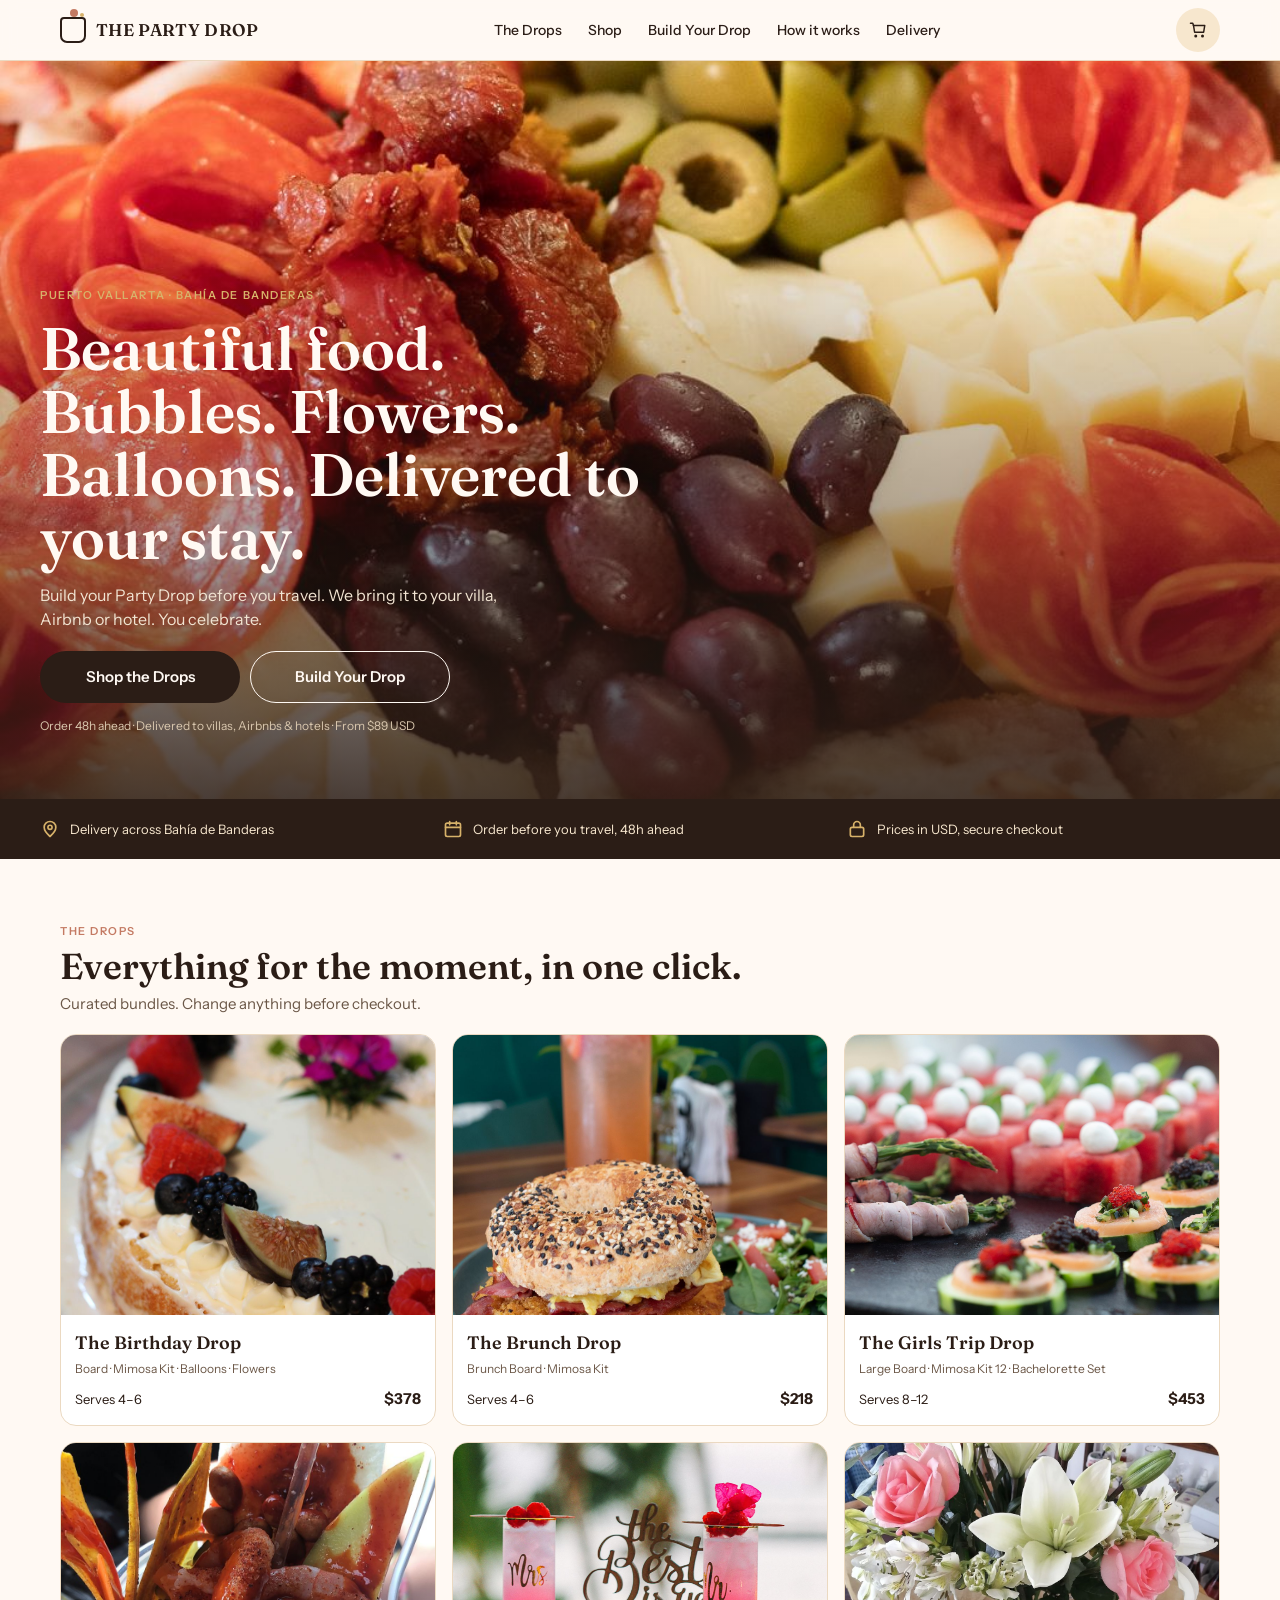
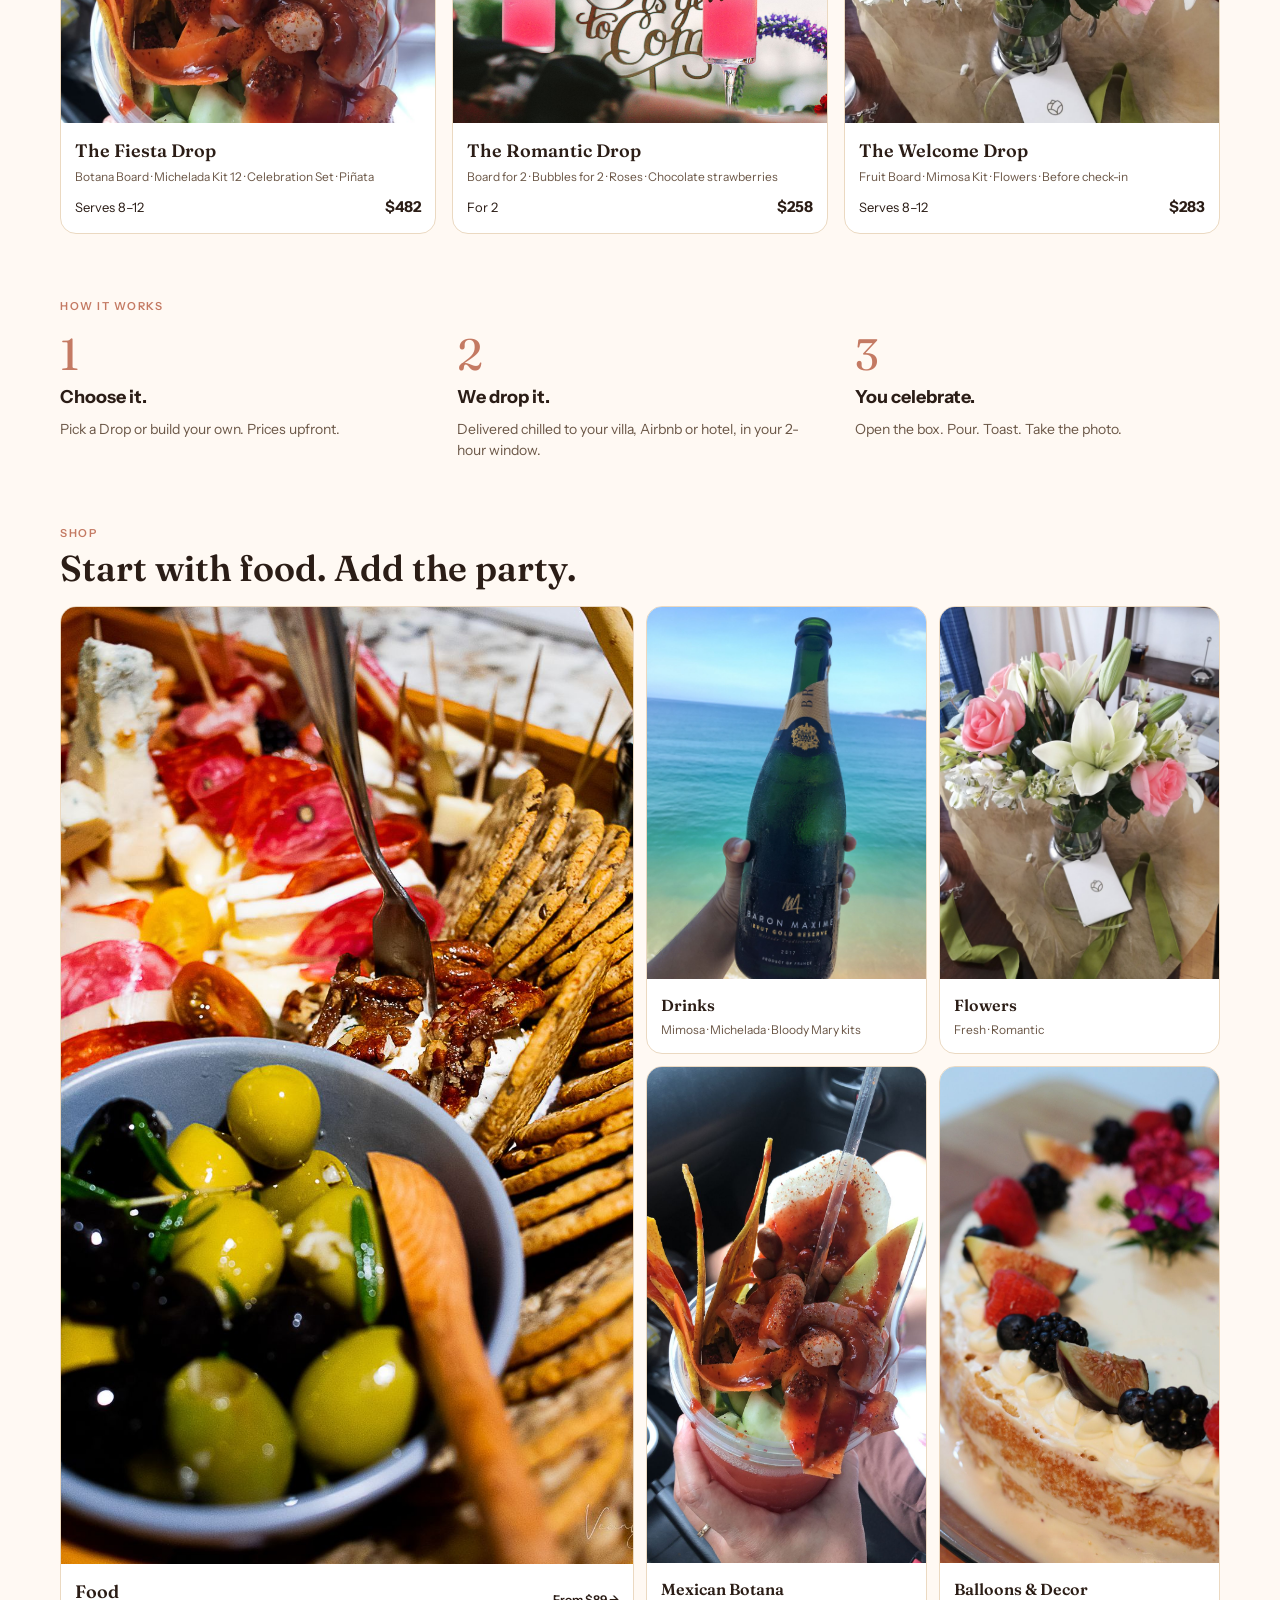
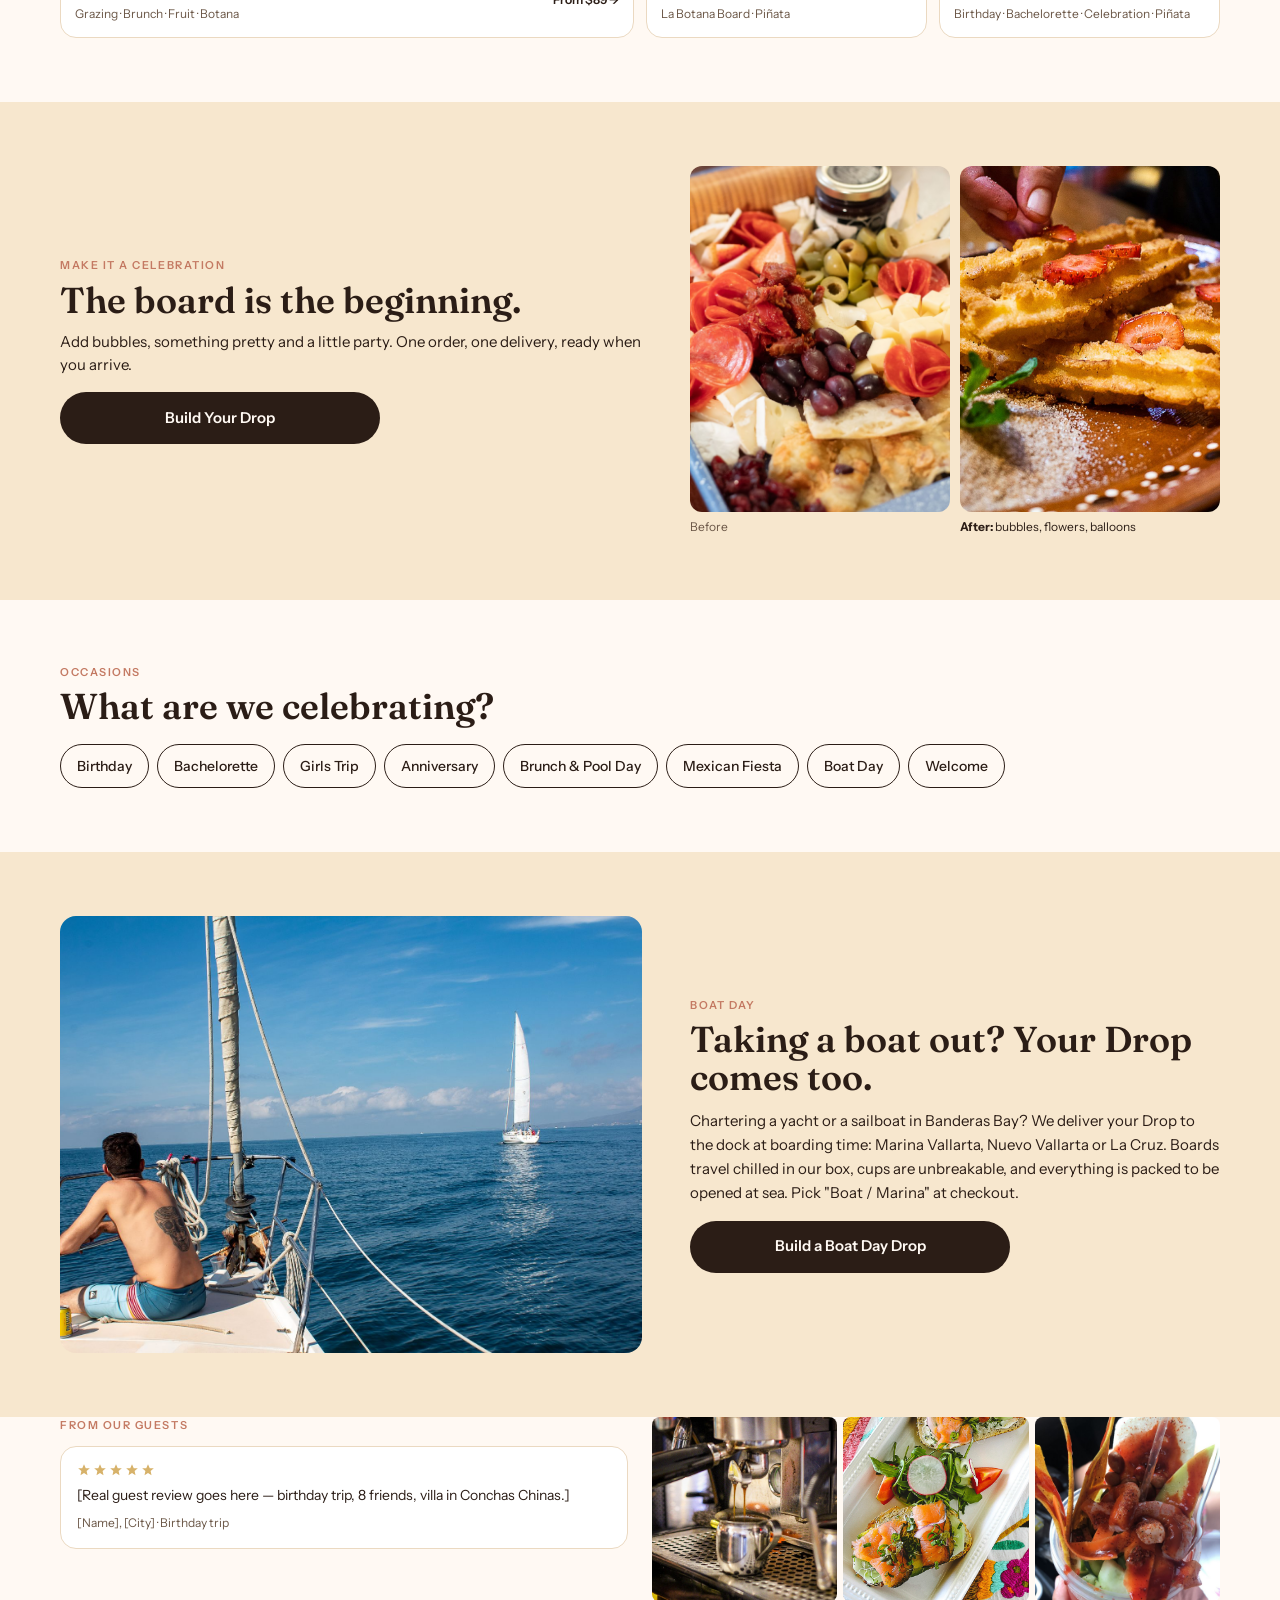
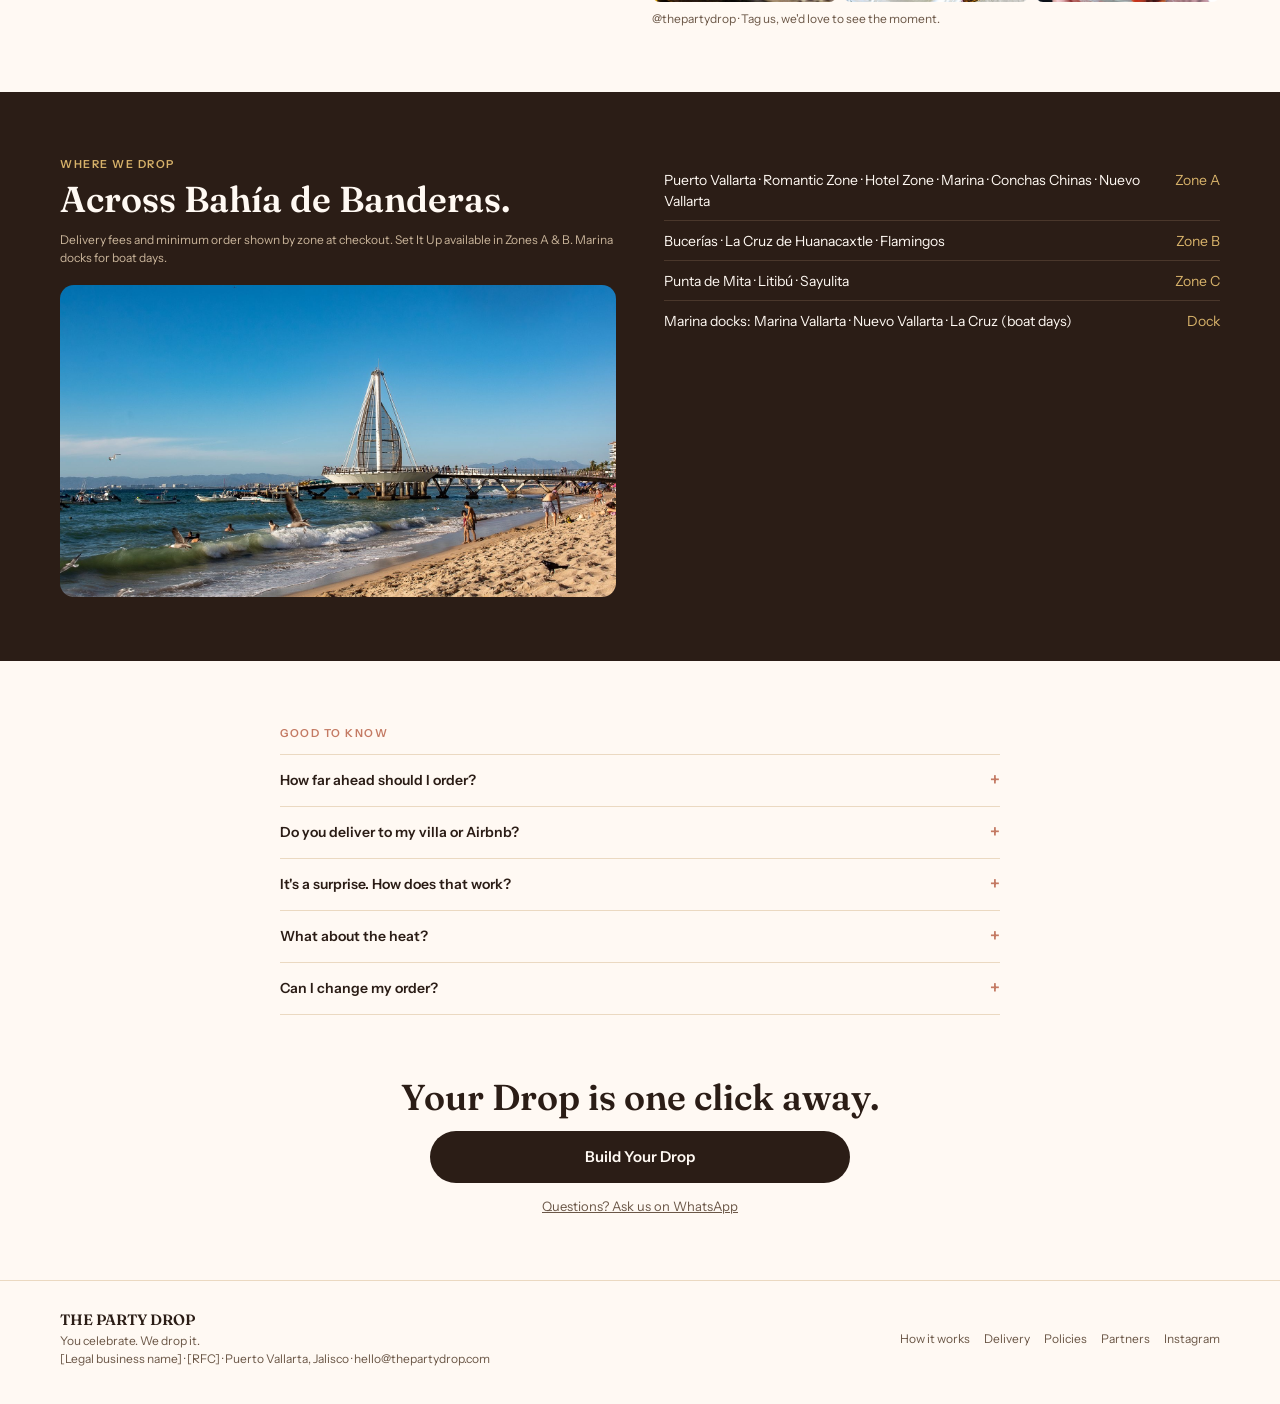
<file: index.html>
<!doctype html>
<html lang="en">
<head>
  <meta charset="utf-8">
  <meta name="viewport" content="width=device-width, initial-scale=1">
  <title>The Party Drop — Beautiful food, bubbles, flowers &amp; balloons delivered to your stay in Puerto Vallarta</title>
  <meta name="description" content="Celebration-ready food platters, mimosa kits, flowers and balloons delivered to your villa, Airbnb or hotel in Puerto Vallarta and Bahía de Banderas. Order before you travel.">
  <link rel="preconnect" href="https://fonts.googleapis.com">
  <link rel="stylesheet" href="https://fonts.googleapis.com/css2?family=Fraunces:opsz,wght@9..144,400;9..144,600&family=Instrument+Sans:wght@400;500;600&display=swap">
  <link rel="stylesheet" href="assets/css/style.css">
</head>
<body data-page="home">

  <!-- NAV -->
  <header class="nav">
    <div class="container nav-inner">
      <a href="index.html" class="brand"><span class="brand-mark"></span>THE PARTY DROP</a>
      <nav class="nav-links">
        <a href="#drops">The Drops</a>
        <a href="#shop">Shop</a>
        <a href="build.html">Build Your Drop</a>
        <a href="#how">How it works</a>
        <a href="#delivery">Delivery</a>
      </nav>
      <div class="nav-actions">
        <a href="build.html" class="icon-btn cart" aria-label="Your Drop">
          <svg width="18" height="18" viewBox="0 0 24 24" fill="none" stroke="#2B1D16" stroke-width="2" stroke-linecap="round" stroke-linejoin="round"><path d="M6 6h15l-1.5 9h-12z"/><circle cx="9" cy="20" r="1"/><circle cx="18" cy="20" r="1"/><path d="M6 6L5 3H2"/></svg>
          <span class="cart-count">0</span>
        </a>
        <button class="icon-btn menu-toggle" aria-label="Menu"><span></span><span></span></button>
      </div>
    </div>
    <div class="mobile-menu">
      <a href="#drops">The Drops</a>
      <a href="#shop">Shop</a>
      <a href="build.html">Build Your Drop</a>
      <a href="#how">How it works</a>
      <a href="#delivery">Delivery</a>
    </div>
  </header>

  <!-- HERO -->
  <section class="hero">
    <img src="assets/img/charcuterie-tray.jpg" alt="Charcuterie board with brie, olives, salami and strawberries" fetchpriority="high">
    <div class="container hero-content">
      <div class="eyebrow">Puerto Vallarta · Bahía de Banderas</div>
      <h1>Beautiful food. Bubbles. Flowers. Balloons. Delivered to your stay.</h1>
      <p>Build your Party Drop before you travel. We bring it to your villa, Airbnb or hotel. You celebrate.</p>
      <div class="hero-ctas">
        <a href="#drops" class="btn btn-primary">Shop the Drops</a>
        <a href="build.html" class="btn btn-secondary">Build Your Drop</a>
      </div>
      <div class="hero-note">Order 48h ahead · Delivered to villas, Airbnbs &amp; hotels · From $89 USD</div>
    </div>
  </section>

  <!-- CERTAINTY BAR -->
  <div class="certainty">
    <div class="container certainty-inner">
      <div class="certainty-item">
        <svg width="20" height="20" viewBox="0 0 24 24" fill="none" stroke-width="2" stroke-linecap="round" stroke-linejoin="round"><path d="M12 21s-7-6-7-11a7 7 0 0 1 14 0c0 5-7 11-7 11z"/><circle cx="12" cy="10" r="2.5"/></svg>
        <span>Delivery across Bahía de Banderas</span>
      </div>
      <div class="certainty-item">
        <svg width="20" height="20" viewBox="0 0 24 24" fill="none" stroke-width="2" stroke-linecap="round" stroke-linejoin="round"><rect x="3" y="5" width="18" height="16" rx="2"/><path d="M3 10h18M8 3v4M16 3v4"/></svg>
        <span>Order before you travel, 48h ahead</span>
      </div>
      <div class="certainty-item">
        <svg width="20" height="20" viewBox="0 0 24 24" fill="none" stroke-width="2" stroke-linecap="round" stroke-linejoin="round"><rect x="4" y="10" width="16" height="11" rx="2"/><path d="M8 10V7a4 4 0 0 1 8 0v3"/></svg>
        <span>Prices in USD, secure checkout</span>
      </div>
    </div>
  </div>

  <!-- THE DROPS -->
  <section class="section" id="drops">
    <div class="container">
      <div class="section-head">
        <div class="eyebrow">The Drops</div>
        <h2 class="h2">Everything for the moment, in one click.</h2>
        <p class="muted">Curated bundles. Change anything before checkout.</p>
      </div>
      <div class="scroller">
        <a href="drop.html?id=birthday" class="card">
          <div class="card-img"><img src="assets/img/birthday-cake.jpg" alt="Naked cake with figs, berries and flowers" loading="lazy"></div>
          <div class="card-body"><div class="card-title">The Birthday Drop</div><div class="card-sub">Board · Mimosa Kit · Balloons · Flowers</div><div class="card-row"><span>Serves 4–6</span><strong data-drop-price="birthday">$378</strong></div></div>
        </a>
        <a href="drop.html?id=brunch" class="card">
          <div class="card-img"><img src="assets/img/brunch-bagel-drink.jpg" alt="Everything bagel sandwich with a pink drink" loading="lazy"></div>
          <div class="card-body"><div class="card-title">The Brunch Drop</div><div class="card-sub">Brunch Board · Mimosa Kit</div><div class="card-row"><span>Serves 4–6</span><strong data-drop-price="brunch">$218</strong></div></div>
        </a>
        <a href="drop.html?id=girls" class="card">
          <div class="card-img"><img src="assets/img/canapes.jpg" alt="Watermelon and mozzarella bites, salmon canapés" loading="lazy"></div>
          <div class="card-body"><div class="card-title">The Girls Trip Drop</div><div class="card-sub">Large Board · Mimosa Kit 12 · Bachelorette Set</div><div class="card-row"><span>Serves 8–12</span><strong data-drop-price="girls">$453</strong></div></div>
        </a>
        <a href="drop.html?id=fiesta" class="card">
          <div class="card-img"><img src="assets/img/botana.jpg" alt="Mexican botana with shrimp, cucumber and chamoy" loading="lazy"></div>
          <div class="card-body"><div class="card-title">The Fiesta Drop</div><div class="card-sub">Botana Board · Michelada Kit 12 · Celebration Set · Piñata</div><div class="card-row"><span>Serves 8–12</span><strong data-drop-price="fiesta">$0</strong></div></div>
        </a>
        <a href="drop.html?id=romantic" class="card">
          <div class="card-img"><img src="assets/img/bubbles-mr-mrs.jpg" alt="Two pink cocktails with Mr and Mrs glasses" loading="lazy"></div>
          <div class="card-body"><div class="card-title">The Romantic Drop</div><div class="card-sub">Board for 2 · Bubbles for 2 · Roses · Chocolate strawberries</div><div class="card-row"><span>For 2</span><strong data-drop-price="romantic">$408</strong></div></div>
        </a>
        <a href="drop.html?id=welcome" class="card">
          <div class="card-img"><img src="assets/img/flowers.jpg" alt="Pink roses and white lilies with a card" loading="lazy"></div>
          <div class="card-body"><div class="card-title">The Welcome Drop</div><div class="card-sub">Fruit Board · Mimosa Kit · Flowers · Before check-in</div><div class="card-row"><span>Serves 8–12</span><strong data-drop-price="welcome">$283</strong></div></div>
        </a>
      </div>
    </div>
  </section>

  <!-- HOW IT WORKS -->
  <section class="section" id="how" style="padding-top:0">
    <div class="container">
      <div class="eyebrow" style="margin-bottom:18px">How it works</div>
      <div class="steps">
        <div class="step"><div class="step-num">1</div><strong>Choose it.</strong><p class="muted">Pick a Drop or build your own. Prices upfront.</p></div>
        <div class="step"><div class="step-num">2</div><strong>We drop it.</strong><p class="muted">Delivered chilled to your villa, Airbnb or hotel, in your 2-hour window.</p></div>
        <div class="step"><div class="step-num">3</div><strong>You celebrate.</strong><p class="muted">Open the box. Pour. Toast. Take the photo.</p></div>
      </div>
    </div>
  </section>

  <!-- SHOP BY CATEGORY -->
  <section class="section" id="shop" style="padding-top:0">
    <div class="container">
      <div class="section-head">
        <div class="eyebrow">Shop</div>
        <h2 class="h2">Start with food. Add the party.</h2>
      </div>
      <div class="cat-grid">
        <a href="product.html" class="card span-2">
          <div class="card-img tall"><img src="assets/img/grazing-board.jpg" alt="Grazing board with blue cheese, salami, olives and crackers" loading="lazy"></div>
          <div class="card-body" style="flex-direction:row;justify-content:space-between;align-items:center">
            <div><div class="card-title">Food</div><div class="card-sub">Grazing · Brunch · Fruit · Botana</div></div>
            <span style="font-size:12px;font-weight:600">From $89 →</span>
          </div>
        </a>
        <a href="build.html?step=2" class="card">
          <div class="card-img"><img src="assets/img/bubbles-bottle.jpg" alt="Chilled bottle of sparkling wine by the sea" loading="lazy"></div>
          <div class="card-body"><div class="card-title" style="font-size:16px">Drinks</div><div class="card-sub">Mimosa · Michelada · Bloody Mary kits</div></div>
        </a>
        <a href="build.html?step=3" class="card">
          <div class="card-img"><img src="assets/img/flowers.jpg" alt="Fresh flowers" loading="lazy"></div>
          <div class="card-body"><div class="card-title" style="font-size:16px">Flowers</div><div class="card-sub">Fresh · Romantic</div></div>
        </a>
        <a href="product.html?id=botana" class="card">
          <div class="card-img"><img src="assets/img/botana.jpg" alt="Botana cup with shrimp and chamoy" loading="lazy"></div>
          <div class="card-body"><div class="card-title" style="font-size:16px">Mexican Botana</div><div class="card-sub">La Botana Board · Piñata</div></div>
        </a>
        <a href="build.html?step=4" class="card" style="grid-row:auto">
          <div class="card-img" style=""><img src="assets/img/birthday-cake.jpg" alt="Birthday cake" loading="lazy"></div>
          <div class="card-body"><div class="card-title" style="font-size:16px">Balloons &amp; Decor</div><div class="card-sub">Birthday · Bachelorette · Celebration · Piñata</div></div>
        </a>
      </div>
    </div>
  </section>

  <!-- MAKE IT A CELEBRATION -->
  <section class="section celebrate">
    <div class="container celebrate-inner">
      <div>
        <div class="eyebrow">Make it a celebration</div>
        <h2 class="h2" style="margin:8px 0 12px">The board is the beginning.</h2>
        <p style="font-size:15px">Add bubbles, something pretty and a little party. One order, one delivery, ready when you arrive.</p>
        <a href="build.html" class="btn btn-primary mt-2" style="max-width:320px">Build Your Drop</a>
      </div>
      <div class="before-after">
        <figure><div class="card-img"><img src="assets/img/charcuterie-tray.jpg" alt="Just the board" loading="lazy"></div><figcaption class="muted">Before</figcaption></figure>
        <figure><div class="card-img"><img src="assets/img/churros-hands.jpg" alt="Hands reaching for churros with strawberries" loading="lazy"></div><figcaption><strong>After:</strong> bubbles, flowers, balloons</figcaption></figure>
      </div>
    </div>
  </section>

  <!-- OCCASIONS -->
  <section class="section">
    <div class="container">
      <div class="section-head">
        <div class="eyebrow">Occasions</div>
        <h2 class="h2">What are we celebrating?</h2>
      </div>
      <div class="chips">
        <a href="drop.html?id=birthday" class="chip">Birthday</a>
        <a href="drop.html?id=girls" class="chip">Bachelorette</a>
        <a href="drop.html?id=girls" class="chip">Girls Trip</a>
        <a href="drop.html?id=romantic" class="chip">Anniversary</a>
        <a href="drop.html?id=brunch" class="chip">Brunch &amp; Pool Day</a>
        <a href="drop.html?id=fiesta" class="chip">Mexican Fiesta</a>
        <a href="#boat" class="chip">Boat Day</a>
        <a href="drop.html?id=welcome" class="chip">Welcome</a>
      </div>
    </div>
  </section>

  <!-- BOAT DAY -->
  <section class="section boat" id="boat">
    <div class="container celebrate-inner">
      <div class="card-img" style="aspect-ratio:4/3;border-radius:16px"><img src="assets/img/boat-day.jpg" alt="Sailing in Banderas Bay on a sunny morning" loading="lazy"></div>
      <div>
        <div class="eyebrow">Boat day</div>
        <h2 class="h2" style="margin:8px 0 12px">Taking a boat out? Your Drop comes too.</h2>
        <p style="font-size:15px;line-height:1.6">Chartering a yacht or a sailboat in Banderas Bay? We deliver your Drop to the dock at boarding time: Marina Vallarta, Nuevo Vallarta or La Cruz. Boards travel chilled in our box, cups are unbreakable, and everything is packed to be opened at sea. Pick "Boat / Marina" at checkout.</p>
        <a href="build.html" class="btn btn-primary mt-2" style="max-width:320px">Build a Boat Day Drop</a>
      </div>
    </div>
  </section>

  <!-- REVIEWS -->
  <section class="section" style="padding-top:0">
    <div class="container reviews-grid">
      <div>
        <div class="eyebrow" style="margin-bottom:12px">From our guests</div>
        <div class="card review">
          <div class="stars">
            <svg width="14" height="14" viewBox="0 0 24 24"><path d="M12 2l3 7h7l-5.5 4.5L18 21l-6-4-6 4 1.5-7.5L2 9h7z"/></svg><svg width="14" height="14" viewBox="0 0 24 24"><path d="M12 2l3 7h7l-5.5 4.5L18 21l-6-4-6 4 1.5-7.5L2 9h7z"/></svg><svg width="14" height="14" viewBox="0 0 24 24"><path d="M12 2l3 7h7l-5.5 4.5L18 21l-6-4-6 4 1.5-7.5L2 9h7z"/></svg><svg width="14" height="14" viewBox="0 0 24 24"><path d="M12 2l3 7h7l-5.5 4.5L18 21l-6-4-6 4 1.5-7.5L2 9h7z"/></svg><svg width="14" height="14" viewBox="0 0 24 24"><path d="M12 2l3 7h7l-5.5 4.5L18 21l-6-4-6 4 1.5-7.5L2 9h7z"/></svg>
          </div>
          <p style="font-size:14px">[Real guest review goes here — birthday trip, 8 friends, villa in Conchas Chinas.]</p>
          <div class="card-sub">[Name], [City] · Birthday trip</div>
        </div>
      </div>
      <div>
        <div class="ugc">
          <div class="card-img"><img src="assets/img/espresso.jpg" alt="Espresso pouring" loading="lazy"></div>
          <div class="card-img"><img src="assets/img/salmon-toast.jpg" alt="Salmon toast on embroidered cloth" loading="lazy"></div>
          <div class="card-img"><img src="assets/img/botana.jpg" alt="Botana cup with shrimp and chamoy" loading="lazy"></div>
        </div>
        <div class="card-sub mt-1">@thepartydrop · Tag us, we'd love to see the moment.</div>
      </div>
    </div>
  </section>

  <!-- DELIVERY AREAS -->
  <section class="section delivery" id="delivery">
    <div class="container delivery-inner">
      <div>
        <div class="eyebrow">Where we drop</div>
        <h2 class="h2" style="margin-top:8px">Across Bahía de Banderas.</h2>
        <small>Delivery fees and minimum order shown by zone at checkout. Set It Up available in Zones A &amp; B. Marina docks for boat days.</small>
        <div class="card-img" style="aspect-ratio:16/9;border-radius:14px;margin-top:18px"><img src="assets/img/malecon-pier.jpg" alt="Los Muertos pier, Puerto Vallarta" loading="lazy"></div>
      </div>
      <div class="zones">
        <div class="zone"><span>Puerto Vallarta · Romantic Zone · Hotel Zone · Marina · Conchas Chinas · Nuevo Vallarta</span><span>Zone A</span></div>
        <div class="zone"><span>Bucerías · La Cruz de Huanacaxtle · Flamingos</span><span>Zone B</span></div>
        <div class="zone"><span>Punta de Mita · Litibú · Sayulita</span><span>Zone C</span></div>
        <div class="zone" style="border:0"><span>Marina docks: Marina Vallarta · Nuevo Vallarta · La Cruz (boat days)</span><span>Dock</span></div>
      </div>
    </div>
  </section>

  <!-- FAQ -->
  <section class="section">
    <div class="container faq-inner">
      <div class="eyebrow" style="margin-bottom:12px">Good to know</div>
      <details><summary>How far ahead should I order?</summary><p>48 hours for Drop-Off, 72 hours for Set It Up. Peak dates fill up: book early.</p></details>
      <details><summary>Do you deliver to my villa or Airbnb?</summary><p>Yes. Tell us the property, unit and how to get in. We coordinate with your host or front desk if needed.</p></details>
      <details><summary>It's a surprise. How does that work?</summary><p>Mark it as a surprise at checkout and give us a contact who's in on it. We only message that person.</p></details>
      <details><summary>What about the heat?</summary><p>Everything travels chilled in our box. Keep refrigerated and serve within 3 hours for the best experience.</p></details>
      <details><summary>Can I change my order?</summary><p>Free changes and full refunds up to 72 hours before delivery.</p></details>
    </div>
  </section>

  <!-- FINAL CTA -->
  <section class="section" style="padding-top:0">
    <div class="container final-cta">
      <h2 class="h2">Your Drop is one click away.</h2>
      <a href="build.html" class="btn btn-primary">Build Your Drop</a>
      <a href="https://wa.me/" class="btn-link">Questions? Ask us on WhatsApp</a>
    </div>
  </section>

  <footer>
    <div class="container footer-inner">
      <div>
        <div class="serif" style="font-size:15px;font-weight:600;color:#2B1D16">THE PARTY DROP</div>
        <div>You celebrate. We drop it.</div>
        <div>[Legal business name] · [RFC] · Puerto Vallarta, Jalisco · hello@thepartydrop.com</div>
      </div>
      <div class="footer-links"><a href="#how">How it works</a><a href="#delivery">Delivery</a><a href="#">Policies</a><a href="#">Partners</a><a href="#">Instagram</a></div>
    </div>
  </footer>

  <script src="assets/js/app.js"></script>
</body>
</html>
</file>
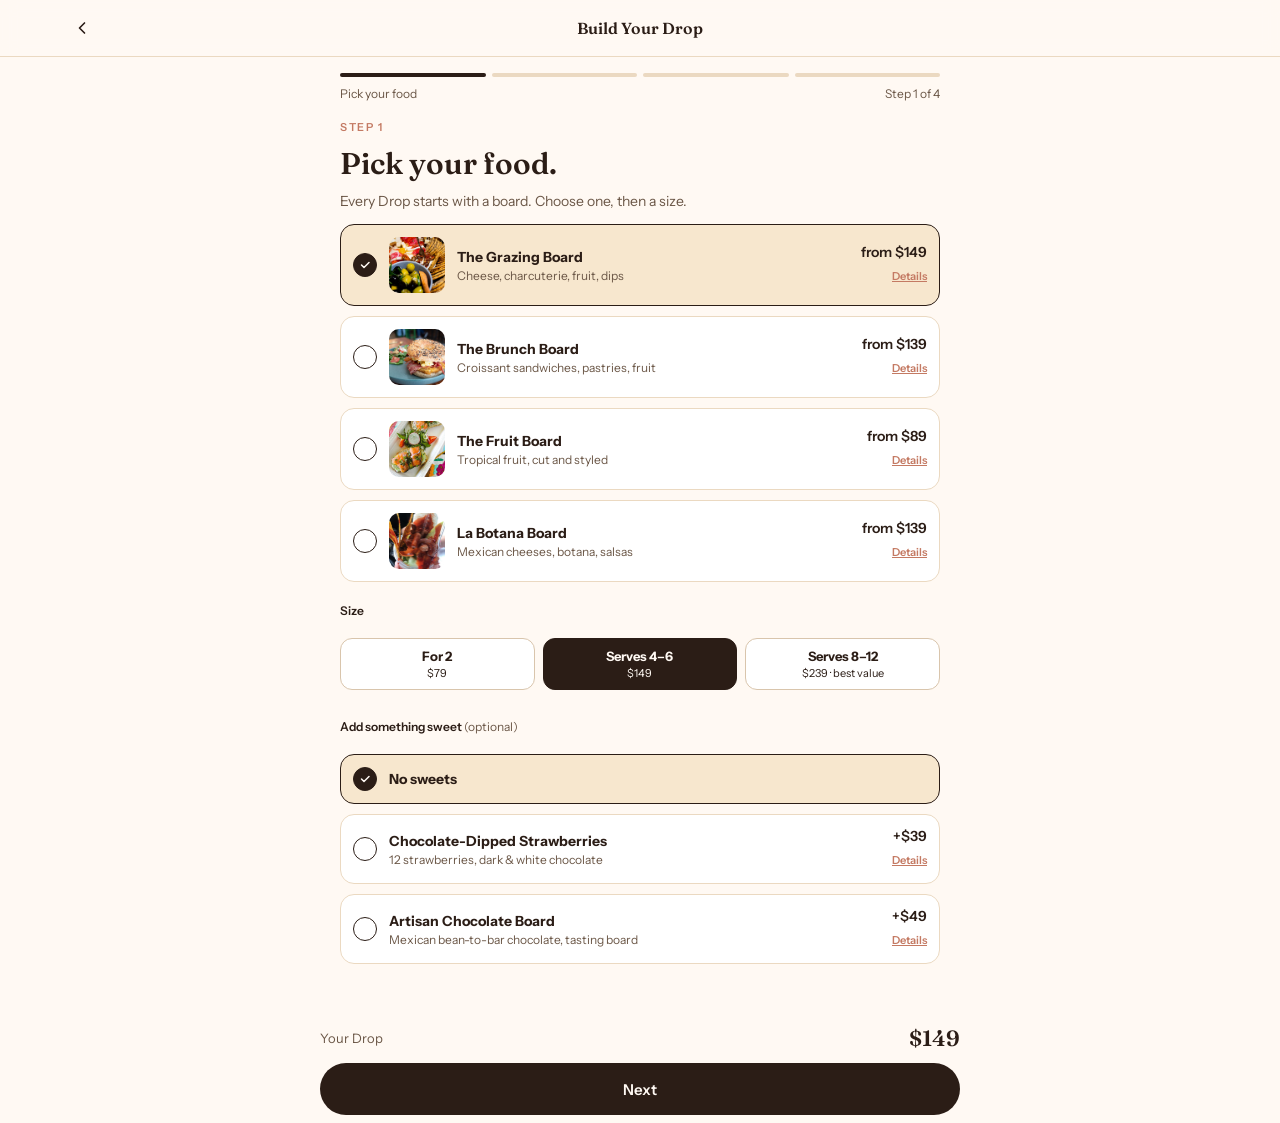
<file: build.html>
<!doctype html>
<html lang="en">
<head>
  <meta charset="utf-8">
  <meta name="viewport" content="width=device-width, initial-scale=1">
  <title>Build Your Drop | The Party Drop</title>
  <meta name="description" content="Pick your food, add bubbles, flowers and balloons. Your celebration, delivered to your stay in Puerto Vallarta.">
  <link rel="preconnect" href="https://fonts.googleapis.com">
  <link rel="stylesheet" href="https://fonts.googleapis.com/css2?family=Fraunces:opsz,wght@9..144,400;9..144,600&family=Instrument+Sans:wght@400;500;600&display=swap">
  <link rel="stylesheet" href="assets/css/style.css">
</head>
<body data-page="build">

  <header class="nav">
    <div class="container page-head">
      <a href="index.html" class="icon-btn" aria-label="Back to home"><svg width="20" height="20" viewBox="0 0 24 24" fill="none" stroke="#2B1D16" stroke-width="2" stroke-linecap="round" stroke-linejoin="round"><path d="M15 18l-6-6 6-6"/></svg></a>
      <span class="title">Build Your Drop</span>
      <span style="width:44px"></span>
    </div>
  </header>

  <main class="container wizard">
    <div class="progress"><span></span><span></span><span></span><span></span></div>
    <div class="progress-labels"><span id="stepLabel">Pick your food</span><span id="stepNum">Step 1 of 4</span></div>

    <!-- STEP 1 -->
    <section class="wizard-step active">
      <div class="eyebrow">Step 1</div>
      <h1>Pick your food.</h1>
      <p class="muted">Every Drop starts with a board. Choose one, then a size.</p>
      <div class="stack" id="foodList"></div>
      <div class="lbl mt-1">Size</div>
      <div class="seg-group" style="margin-top:0;grid-template-columns:repeat(3,1fr)">
        <button type="button" class="seg" id="sizeXS"></button>
        <button type="button" class="seg" id="sizeS"></button>
        <button type="button" class="seg" id="sizeL"></button>
      </div>
      <div class="lbl mt-2">Add something sweet <span class="muted" style="font-weight:400">(optional)</span></div>
      <div class="stack" id="sweetsList"></div>
    </section>

    <!-- STEP 2 -->
    <section class="wizard-step">
      <div class="eyebrow">Step 2</div>
      <h1>Add your drinks.</h1>
      <p class="muted">Mimosas, micheladas or bloody marys. Juices, mixes, garnish, cups and the bottles. Everything for the drink, nothing to shop for.</p>
      <div class="wizard-img"><img src="assets/img/bubbles-bottle.jpg" alt="Chilled bottle of sparkling wine by the sea"></div>
      <div class="stack" id="bubblesList"></div>
      <p class="muted" style="font-size:12px">Alcohol-free versions (Juice Set, virgin michelada) available at the same step, [price TBD].</p>
    </section>

    <!-- STEP 3 -->
    <section class="wizard-step">
      <div class="eyebrow">Step 3</div>
      <h1>Add something pretty.</h1>
      <p class="muted">One seasonal arrangement, styled to the table. You pick the size, we pick the stems.</p>
      <div class="wizard-img"><img src="assets/img/flowers.jpg" alt="Pink roses and white lilies"></div>
      <div class="stack" id="flowersList"></div>
    </section>

    <!-- STEP 4 -->
    <section class="wizard-step">
      <div class="eyebrow">Step 4</div>
      <h1>Make it a party.</h1>
      <p class="muted">Balloons, a sign, candles and a handwritten card. Simple, elegant, ready for the photo. Add a piñata for the full Mexican moment.</p>
      <div class="wizard-img"><img src="assets/img/birthday-cake.jpg" alt="Naked cake with berries and flowers"></div>
      <div class="stack" id="balloonsList"></div>
      <div class="opt-wrap">
        <button type="button" class="opt" id="pinataOpt" style="margin-top:6px">
          <span class="opt-check"><svg width="12" height="12" viewBox="0 0 24 24" fill="none" stroke="#FFF9F3" stroke-width="3" stroke-linecap="round" stroke-linejoin="round"><path d="M5 12l5 5L20 7"/></svg></span>
          <img class="opt-thumb" src="assets/img/churros-hands.jpg" alt="">
          <span class="opt-text"><strong>Add a Piñata</strong><span>Handmade, filled with candy &amp; confetti, ready to hang</span></span>
          <span class="opt-right"><span class="opt-price">+$59</span><span class="details-btn">Details</span></span>
        </button>
        <div class="details-panel"><ul class="includes"><li>Handmade piñata (star, or ask for a shape)</li><li>Filled with candy &amp; confetti</li><li>Stick &amp; blindfold</li><li>Rope, ready to hang</li></ul></div>
      </div>
      <div class="opt-wrap">
      <button type="button" class="opt" id="setupOpt" style="border-color:#2B1D16;margin-top:6px">
        <span class="opt-check"><svg width="12" height="12" viewBox="0 0 24 24" fill="none" stroke="#FFF9F3" stroke-width="3" stroke-linecap="round" stroke-linejoin="round"><path d="M5 12l5 5L20 7"/></svg></span>
        <span class="opt-thumb dark"><svg width="24" height="24" viewBox="0 0 24 24" fill="none" stroke="#D7B26A" stroke-width="1.8" stroke-linecap="round" stroke-linejoin="round"><path d="M3 11h18M5 11v8h14v-8M12 3v4M8 7h8"/></svg></span>
        <span class="opt-text"><strong>Upgrade to Set It Up</strong><span>We style the table before they walk in. Zones A &amp; B, 72h notice.</span></span>
        <span class="opt-right"><span class="opt-price">+$120</span><span class="details-btn">Details</span></span>
      </button>
      <div class="details-panel"><ul class="includes"><li>Our team arrives 30–45 min before</li><li>Table styled: food, cups, flowers, balloons</li><li>A photo sent to you when it's ready</li><li>Zones A &amp; B · 72h notice</li></ul></div>
      </div>
    </section>

    <!-- READY -->
    <section class="wizard-step">
      <div class="eyebrow">Ready</div>
      <h1>Your Drop is ready.</h1>
      <div class="wizard-img"><img src="assets/img/churros-hands.jpg" alt="Hands reaching for a shared plate"></div>
      <div class="summary-box">
        <div id="summaryLines"></div>
        <div class="summary-total"><span>Your Drop</span><span class="price js-total">$0</span></div>
      </div>
      <details class="summary-includes"><summary>What's included in your Drop</summary><div id="summaryIncludes"></div></details>
      <p class="muted" style="font-size:12px">Delivery fee and minimum order are calculated by zone in the next step. Prices in USD.</p>
      <a href="checkout.html" class="btn btn-primary" id="toCheckout">Check date &amp; checkout</a>
      <div class="chips" style="justify-content:center">
        <button type="button" class="chip js-editstep" data-step="1" style="height:36px;font-size:12px;background:transparent">Edit food</button>
        <button type="button" class="chip js-editstep" data-step="2" style="height:36px;font-size:12px;background:transparent">Bubbles</button>
        <button type="button" class="chip js-editstep" data-step="3" style="height:36px;font-size:12px;background:transparent">Flowers</button>
        <button type="button" class="chip js-editstep" data-step="4" style="height:36px;font-size:12px;background:transparent">Party</button>
      </div>
      <button type="button" class="btn btn-ghost" id="restartBtn">Start over</button>
    </section>
  </main>

  <div class="sticky-cta" id="wizardFooter">
    <div class="container wizard wizard-footer">
      <div class="total-row" style="padding:0"><span class="muted" style="font-size:13px">Your Drop</span><span class="price js-total">$0</span></div>
      <button type="button" class="btn btn-primary" id="nextBtn">Next</button>
      <div class="row">
        <button type="button" class="btn btn-ghost" id="backBtn">Back</button>
        <button type="button" class="btn btn-ghost" id="skipBtn">Skip this step</button>
      </div>
    </div>
  </div>

  <script src="assets/js/app.js"></script>
</body>
</html>
</file>
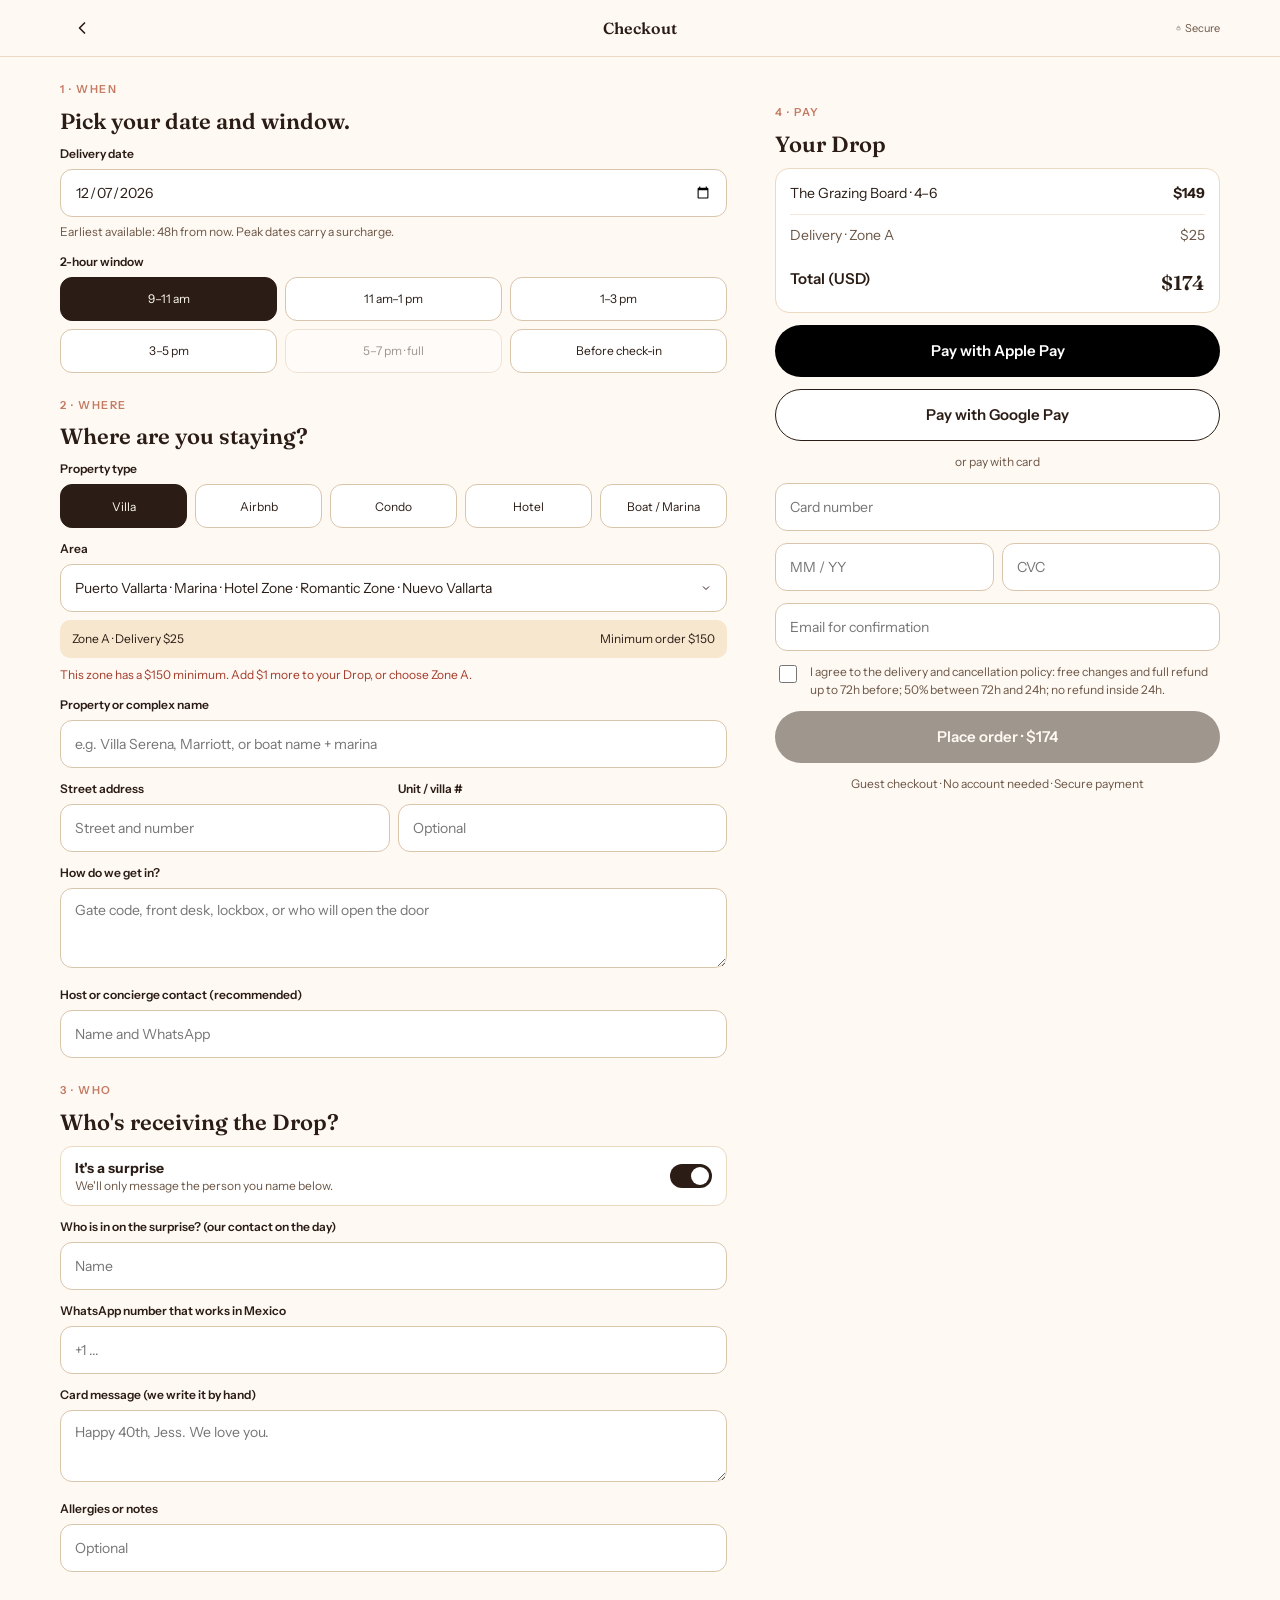
<file: checkout.html>
<!doctype html>
<html lang="en">
<head>
  <meta charset="utf-8">
  <meta name="viewport" content="width=device-width, initial-scale=1">
  <title>Checkout | The Party Drop</title>
  <meta name="robots" content="noindex">
  <link rel="preconnect" href="https://fonts.googleapis.com">
  <link rel="stylesheet" href="https://fonts.googleapis.com/css2?family=Fraunces:opsz,wght@9..144,400;9..144,600&family=Instrument+Sans:wght@400;500;600&display=swap">
  <link rel="stylesheet" href="assets/css/style.css">
</head>
<body data-page="checkout">

  <header class="nav">
    <div class="container page-head">
      <a href="build.html?step=5" class="icon-btn" aria-label="Back"><svg width="20" height="20" viewBox="0 0 24 24" fill="none" stroke="#2B1D16" stroke-width="2" stroke-linecap="round" stroke-linejoin="round"><path d="M15 18l-6-6 6-6"/></svg></a>
      <span class="title">Checkout</span>
      <span class="muted" style="display:flex;align-items:center;gap:4px;font-size:11px;width:44px"><svg width="12" height="12" viewBox="0 0 24 24" fill="none" stroke="#6B5747" stroke-width="2"><rect x="4" y="10" width="16" height="11" rx="2"/><path d="M8 10V7a4 4 0 0 1 8 0v3"/></svg>Secure</span>
    </div>
  </header>

  <form class="container checkout-layout" id="checkoutForm" novalidate>
    <div>
      <!-- 1. WHEN -->
      <section class="form-section">
        <div class="eyebrow">1 · When</div>
        <h2>Pick your date and window.</h2>
        <div>
          <label class="lbl" for="date">Delivery date</label>
          <input id="date" class="inp" type="date" required>
          <p class="muted" style="font-size:12px;margin-top:6px">Earliest available: 48h from now. Peak dates carry a surcharge.</p>
        </div>
        <div>
          <span class="lbl">2-hour window</span>
          <div class="grid-3">
            <button type="button" class="seg seg-sm on" data-win="9-11">9–11 am</button>
            <button type="button" class="seg seg-sm" data-win="11-13">11 am–1 pm</button>
            <button type="button" class="seg seg-sm" data-win="13-15">1–3 pm</button>
            <button type="button" class="seg seg-sm" data-win="15-17">3–5 pm</button>
            <button type="button" class="seg seg-sm" disabled style="opacity:.45">5–7 pm · full</button>
            <button type="button" class="seg seg-sm" data-win="checkin">Before check-in</button>
          </div>
        </div>
      </section>

      <!-- 2. WHERE -->
      <section class="form-section">
        <div class="eyebrow">2 · Where</div>
        <h2>Where are you staying?</h2>
        <div>
          <span class="lbl">Property type</span>
          <div class="grid-2" style="grid-template-columns:repeat(5,1fr)">
            <button type="button" class="seg seg-sm on" data-prop="villa">Villa</button>
            <button type="button" class="seg seg-sm" data-prop="airbnb">Airbnb</button>
            <button type="button" class="seg seg-sm" data-prop="condo">Condo</button>
            <button type="button" class="seg seg-sm" data-prop="hotel">Hotel</button>
            <button type="button" class="seg seg-sm" data-prop="boat">Boat / Marina</button>
          </div>
        </div>
        <div>
          <label class="lbl" for="zone">Area</label>
          <select id="zone" class="inp">
            <option value="A">Puerto Vallarta · Marina · Hotel Zone · Romantic Zone · Nuevo Vallarta</option>
            <option value="B">Bucerías · La Cruz · Flamingos</option>
            <option value="C">Punta de Mita · Litibú · Sayulita</option>
          </select>
          <div class="zone-info" id="zoneInfo"></div>
          <p class="error mt-1" id="minError"></p>
        </div>
        <div><label class="lbl" for="prop">Property or complex name</label><input id="prop" class="inp" type="text" placeholder="e.g. Villa Serena, Marriott, or boat name + marina" required></div>
        <div class="grid-2">
          <div><label class="lbl" for="addr">Street address</label><input id="addr" class="inp" type="text" placeholder="Street and number"></div>
          <div><label class="lbl" for="unit">Unit / villa #</label><input id="unit" class="inp" type="text" placeholder="Optional"></div>
        </div>
        <div><label class="lbl" for="access">How do we get in?</label><textarea id="access" class="inp" placeholder="Gate code, front desk, lockbox, or who will open the door"></textarea></div>
        <div><label class="lbl" for="host">Host or concierge contact (recommended)</label><input id="host" class="inp" type="text" placeholder="Name and WhatsApp"></div>
      </section>

      <!-- 3. WHO -->
      <section class="form-section">
        <div class="eyebrow">3 · Who</div>
        <h2>Who's receiving the Drop?</h2>
        <button type="button" class="toggle on" id="surprise">
          <span class="toggle-text"><strong>It's a surprise</strong><span>We'll only message the person you name below.</span></span>
          <span class="switch"></span>
        </button>
        <div><label class="lbl" for="contact" id="contactLabel">Who is in on the surprise?</label><input id="contact" class="inp" type="text" placeholder="Name"></div>
        <div><label class="lbl" for="wa">WhatsApp number that works in Mexico</label><input id="wa" class="inp" type="tel" placeholder="+1 ..."></div>
        <div><label class="lbl" for="card">Card message (we write it by hand)</label><textarea id="card" class="inp" style="height:72px" placeholder="Happy 40th, Jess. We love you."></textarea></div>
        <div><label class="lbl" for="allergy">Allergies or notes</label><input id="allergy" class="inp" type="text" placeholder="Optional"></div>
      </section>
    </div>

    <!-- 4. PAY -->
    <aside class="checkout-summary">
      <section class="form-section">
        <div class="eyebrow">4 · Pay</div>
        <h2>Your Drop</h2>
        <div class="summary-box">
          <div id="summaryLines"></div>
          <div class="summary-total"><span>Total (USD)</span><span class="price" id="grand">$0</span></div>
        </div>
        <button type="button" class="pay-btn pay-apple">Pay with Apple Pay</button>
        <button type="button" class="pay-btn pay-google">Pay with Google Pay</button>
        <div class="divider">or pay with card</div>
        <input class="inp" type="text" placeholder="Card number" aria-label="Card number" inputmode="numeric">
        <div class="grid-2">
          <input class="inp" type="text" placeholder="MM / YY" aria-label="Expiry">
          <input class="inp" type="text" placeholder="CVC" aria-label="CVC" inputmode="numeric">
        </div>
        <input class="inp" type="email" placeholder="Email for confirmation" aria-label="Email">
        <label class="checkbox">
          <input type="checkbox" id="terms">
          <span>I agree to the delivery and cancellation policy: free changes and full refund up to 72h before; 50% between 72h and 24h; no refund inside 24h.</span>
        </label>
        <p class="error" id="termsError">Please accept the policy to continue.</p>
        <button type="submit" class="btn btn-primary" id="placeOrder">Place order</button>
        <p class="muted center" style="font-size:12px">Guest checkout · No account needed · Secure payment</p>
      </section>
    </aside>
  </form>

  <div style="height:48px"></div>
  <script src="assets/js/app.js"></script>
</body>
</html>
</file>
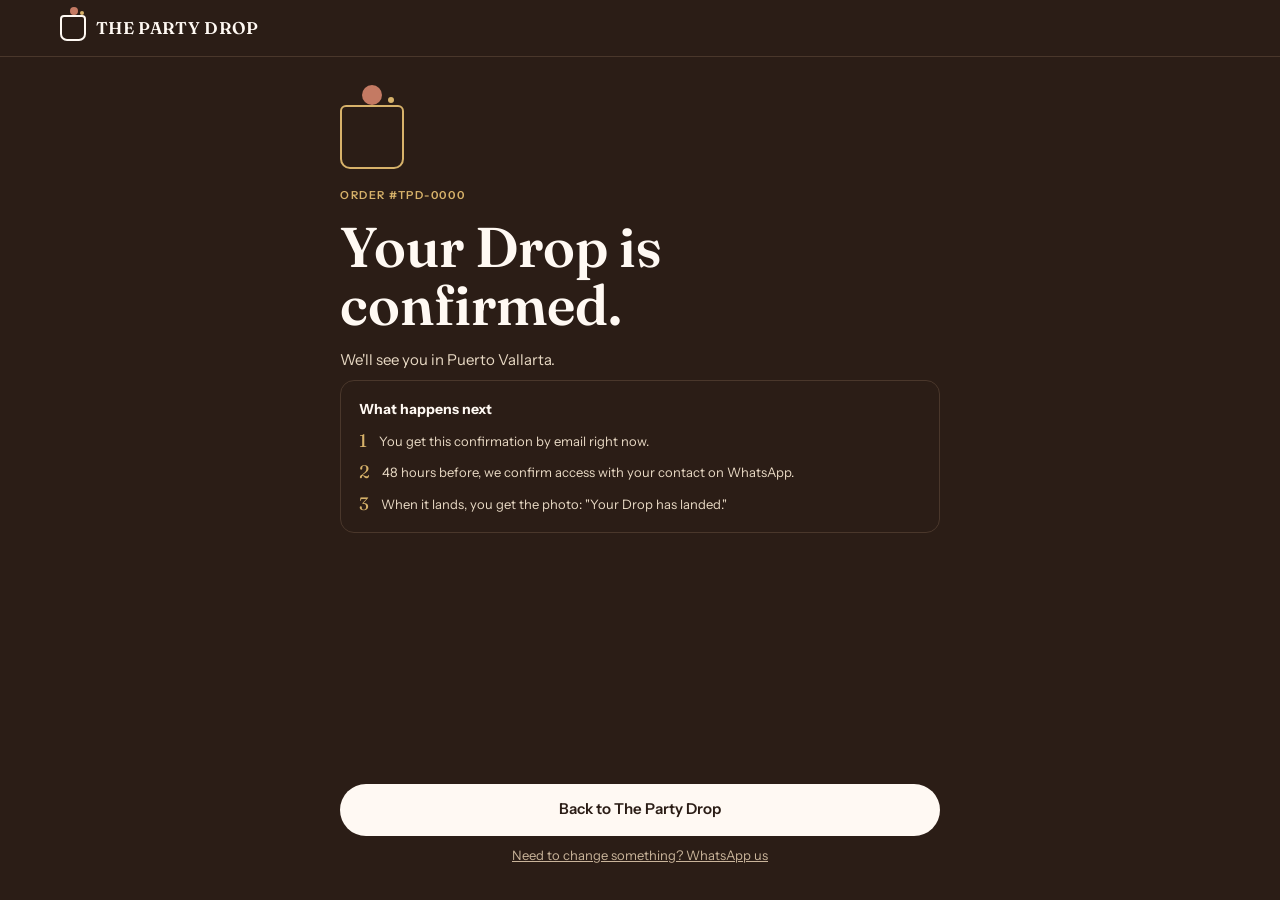
<file: confirmation.html>
<!doctype html>
<html lang="en">
<head>
  <meta charset="utf-8">
  <meta name="viewport" content="width=device-width, initial-scale=1">
  <title>Your Drop is confirmed | The Party Drop</title>
  <meta name="robots" content="noindex">
  <link rel="preconnect" href="https://fonts.googleapis.com">
  <link rel="stylesheet" href="https://fonts.googleapis.com/css2?family=Fraunces:opsz,wght@9..144,400;9..144,600&family=Instrument+Sans:wght@400;500;600&display=swap">
  <link rel="stylesheet" href="assets/css/style.css">
</head>
<body data-page="confirmation" style="background:#2B1D16">

  <header class="nav" style="background:#2B1D16;border-color:#4A372B">
    <div class="container page-head">
      <a href="index.html" class="brand" style="color:#FFF9F3"><span class="brand-mark" style="border-color:#FFF9F3"></span>THE PARTY DROP</a>
    </div>
  </header>

  <main class="confirm">
    <div class="container confirm-inner">
      <div class="confirm-mark"></div>
      <div class="eyebrow" id="orderId">Order #TPD-0000</div>
      <h1 style="margin:14px 0">Your Drop is confirmed.</h1>
      <p id="orderMeta">We'll see you in Puerto Vallarta.</p>
      <div class="next-steps">
        <strong style="font-size:14px;color:#FFF9F3">What happens next</strong>
        <div><span>1</span><span>You get this confirmation by email right now.</span></div>
        <div><span>2</span><span>48 hours before, we confirm access with your contact on WhatsApp.</span></div>
        <div><span>3</span><span>When it lands, you get the photo: "Your Drop has landed."</span></div>
      </div>
    </div>
    <div class="container confirm-inner" style="display:flex;flex-direction:column;gap:10px;margin-top:40px">
      <a href="index.html" class="btn btn-light">Back to The Party Drop</a>
      <a href="https://wa.me/" class="center" style="font-size:13px;color:#C9B49A;text-decoration:underline">Need to change something? WhatsApp us</a>
    </div>
  </main>

  <script src="assets/js/app.js"></script>
</body>
</html>
</file>
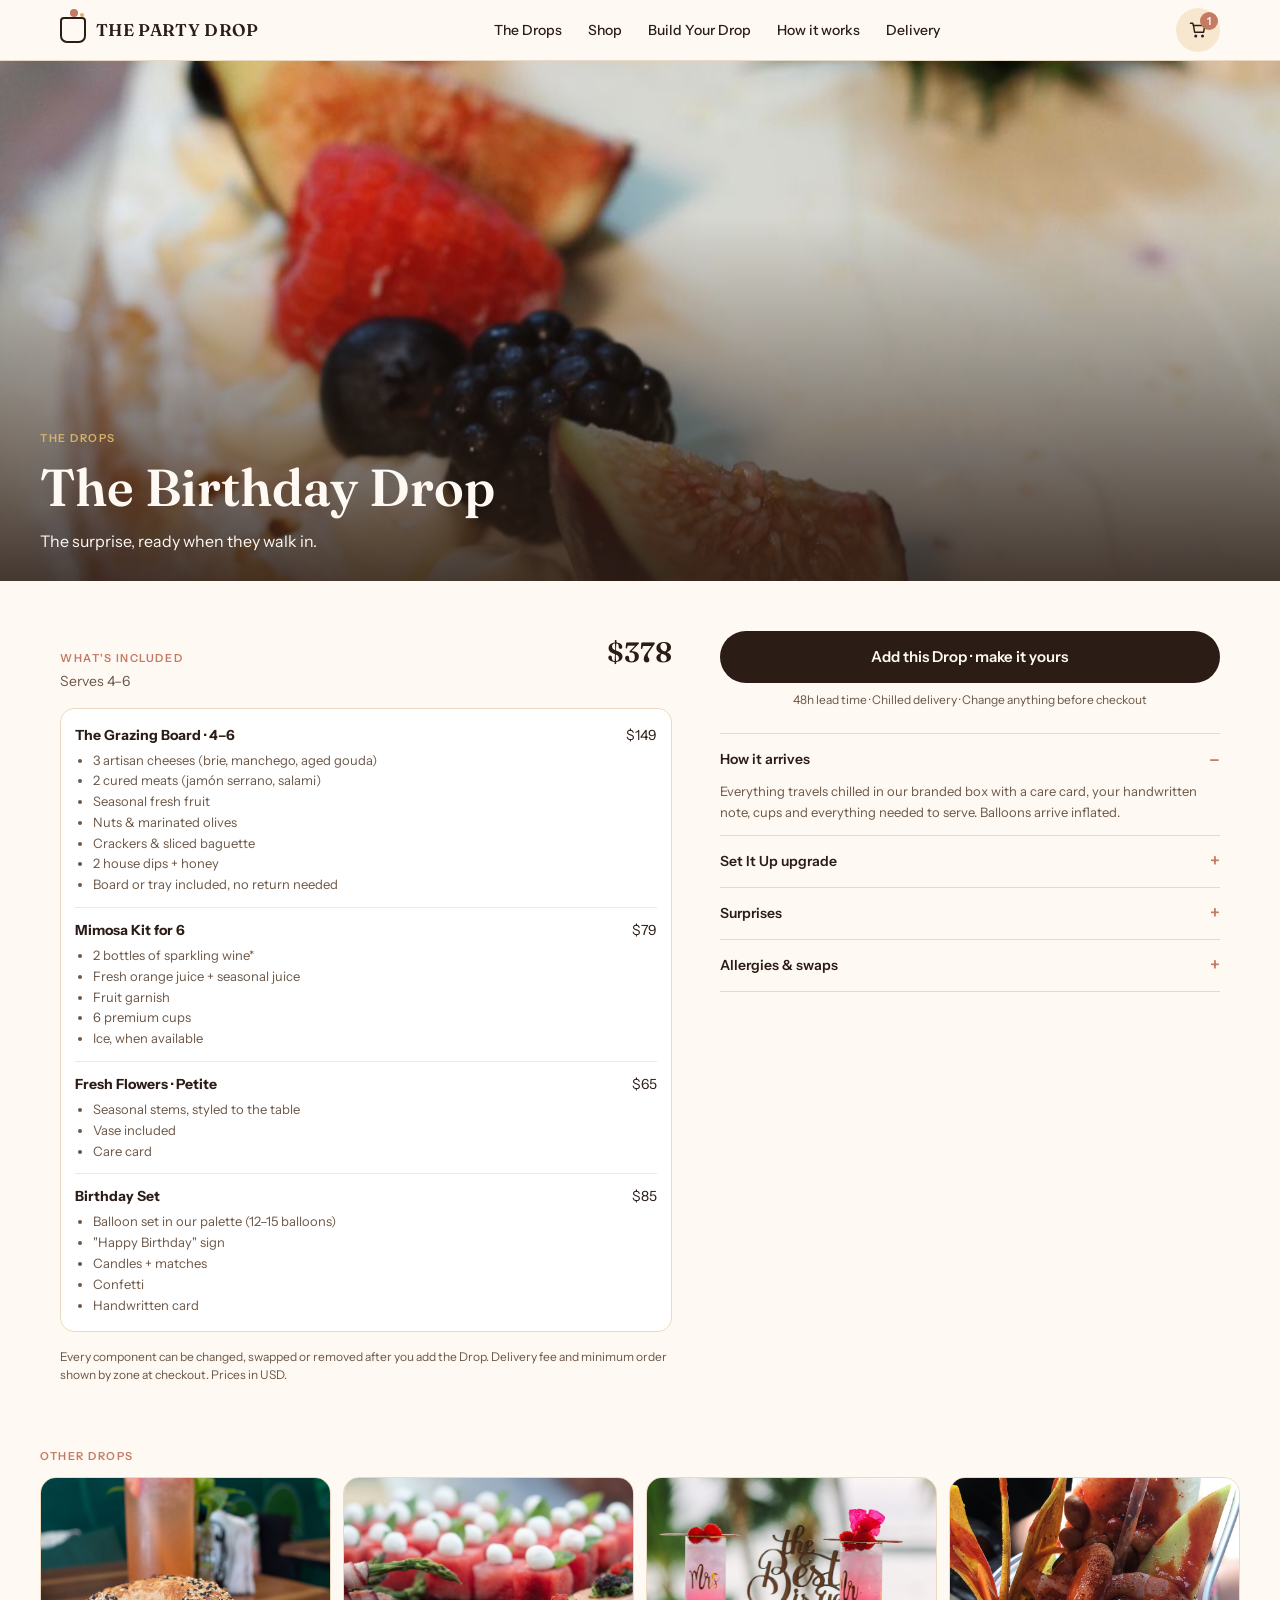
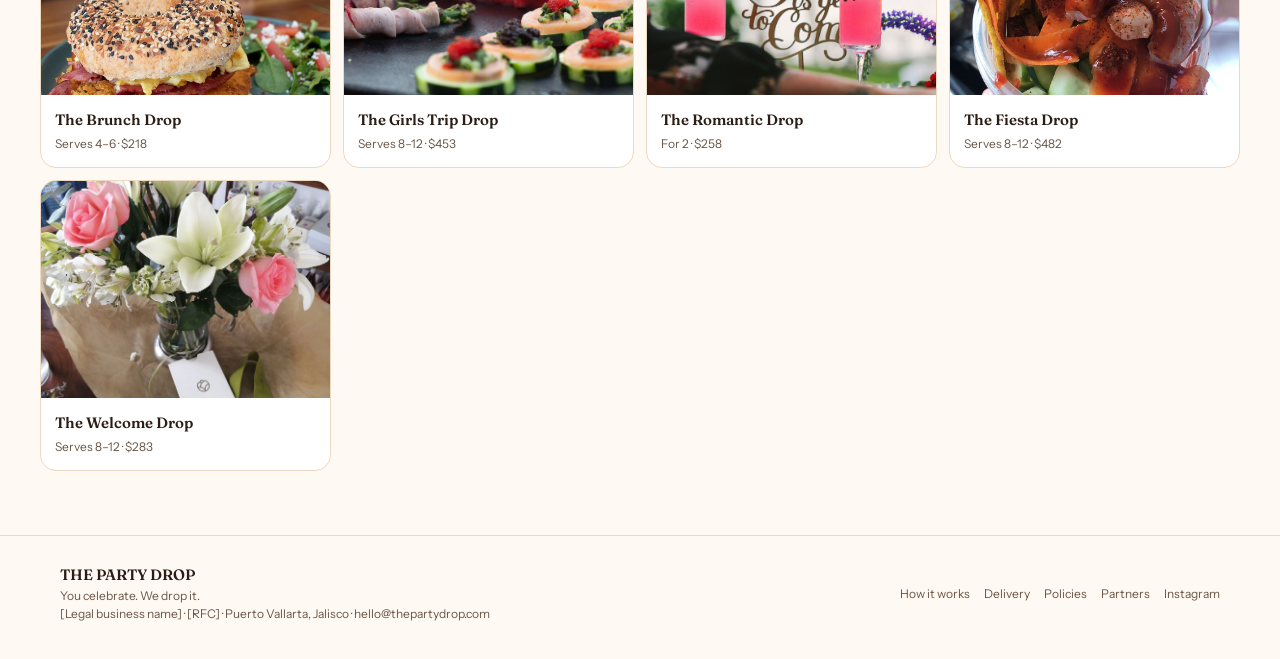
<file: drop.html>
<!doctype html>
<html lang="en">
<head>
  <meta charset="utf-8">
  <meta name="viewport" content="width=device-width, initial-scale=1">
  <title>The Drops | The Party Drop</title>
  <meta name="description" content="Curated celebration bundles delivered to your villa, Airbnb or hotel in Puerto Vallarta. See exactly what's included, then make it yours.">
  <link rel="preconnect" href="https://fonts.googleapis.com">
  <link rel="stylesheet" href="https://fonts.googleapis.com/css2?family=Fraunces:opsz,wght@9..144,400;9..144,600&family=Instrument+Sans:wght@400;500;600&display=swap">
  <link rel="stylesheet" href="assets/css/style.css">
</head>
<body data-page="drop">

  <header class="nav">
    <div class="container nav-inner">
      <a href="index.html" class="brand"><span class="brand-mark"></span>THE PARTY DROP</a>
      <nav class="nav-links">
        <a href="index.html#drops">The Drops</a>
        <a href="index.html#shop">Shop</a>
        <a href="build.html">Build Your Drop</a>
        <a href="index.html#how">How it works</a>
        <a href="index.html#delivery">Delivery</a>
      </nav>
      <div class="nav-actions">
        <a href="build.html" class="icon-btn cart" aria-label="Your Drop">
          <svg width="18" height="18" viewBox="0 0 24 24" fill="none" stroke="#2B1D16" stroke-width="2" stroke-linecap="round" stroke-linejoin="round"><path d="M6 6h15l-1.5 9h-12z"/><circle cx="9" cy="20" r="1"/><circle cx="18" cy="20" r="1"/><path d="M6 6L5 3H2"/></svg>
          <span class="cart-count">0</span>
        </a>
        <button class="icon-btn menu-toggle" aria-label="Menu"><span></span><span></span></button>
      </div>
    </div>
    <div class="mobile-menu">
      <a href="index.html#drops">The Drops</a>
      <a href="index.html#shop">Shop</a>
      <a href="build.html">Build Your Drop</a>
      <a href="index.html#how">How it works</a>
      <a href="index.html#delivery">Delivery</a>
    </div>
  </header>

  <section class="drop-hero">
    <img id="dImg" src="assets/img/birthday-cake.jpg" alt="">
    <div class="container hero-content">
      <div class="eyebrow">The Drops</div>
      <h1 id="dName">The Birthday Drop</h1>
      <p id="dTagline"></p>
    </div>
  </section>

  <main class="container drop-layout">
    <div>
      <div class="drop-meta">
        <div><div class="eyebrow">What's included</div><div class="muted" style="font-size:14px;margin-top:4px" id="dServes"></div></div>
        <div class="price" id="dPrice"></div>
      </div>
      <div class="summary-box mt-2" id="dLines"></div>
      <p class="muted mt-2" style="font-size:12px">Every component can be changed, swapped or removed after you add the Drop. Delivery fee and minimum order shown by zone at checkout. Prices in USD.</p>
    </div>

    <div>
      <div class="sticky-cta">
        <div class="container">
          <a href="build.html" class="btn btn-primary" id="dAdd">Add this Drop · make it yours</a>
          <small>48h lead time · Chilled delivery · Change anything before checkout</small>
        </div>
      </div>
      <div class="mt-3">
        <details open><summary>How it arrives</summary><p>Everything travels chilled in our branded box with a care card, your handwritten note, cups and everything needed to serve. Balloons arrive inflated.</p></details>
        <details><summary>Set It Up upgrade</summary><p>Add Set It Up in the last step and our team styles the table before they walk in. Zones A &amp; B, 72h notice.</p></details>
        <details><summary>Surprises</summary><p>Mark it as a surprise at checkout and tell us who's in on it. We only message that person.</p></details>
        <details><summary>Allergies &amp; swaps</summary><p>Meat-free boards, alcohol-free Juice Set and allergy notes are handled at checkout. Just tell us.</p></details>
      </div>
    </div>
  </main>

  <section class="section container">
    <div class="eyebrow" style="margin-bottom:12px">Other Drops</div>
    <div class="other-drops pairs" id="otherDrops"></div>
  </section>

  <footer>
    <div class="container footer-inner">
      <div>
        <div class="serif" style="font-size:15px;font-weight:600;color:#2B1D16">THE PARTY DROP</div>
        <div>You celebrate. We drop it.</div>
        <div>[Legal business name] · [RFC] · Puerto Vallarta, Jalisco · hello@thepartydrop.com</div>
      </div>
      <div class="footer-links"><a href="index.html#how">How it works</a><a href="index.html#delivery">Delivery</a><a href="#">Policies</a><a href="#">Partners</a><a href="#">Instagram</a></div>
    </div>
  </footer>

  <script src="assets/js/app.js"></script>
</body>
</html>
</file>
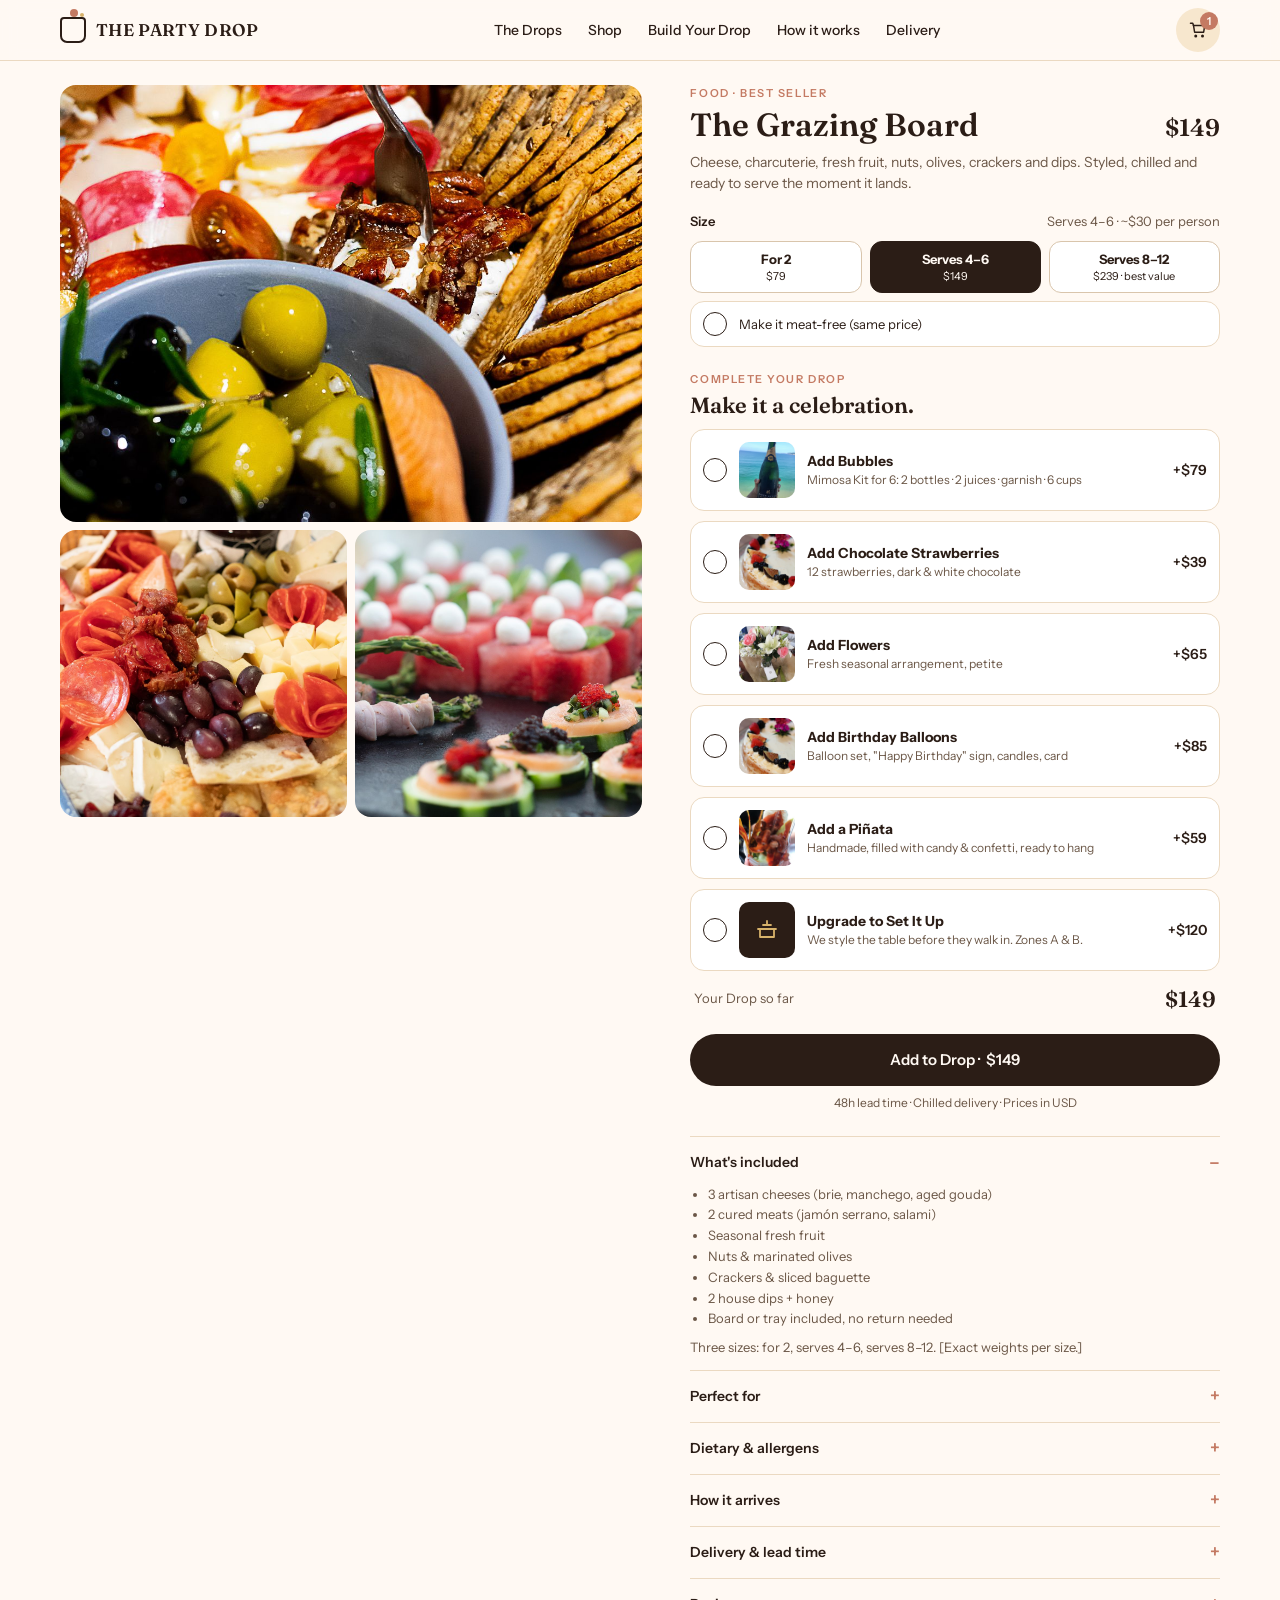
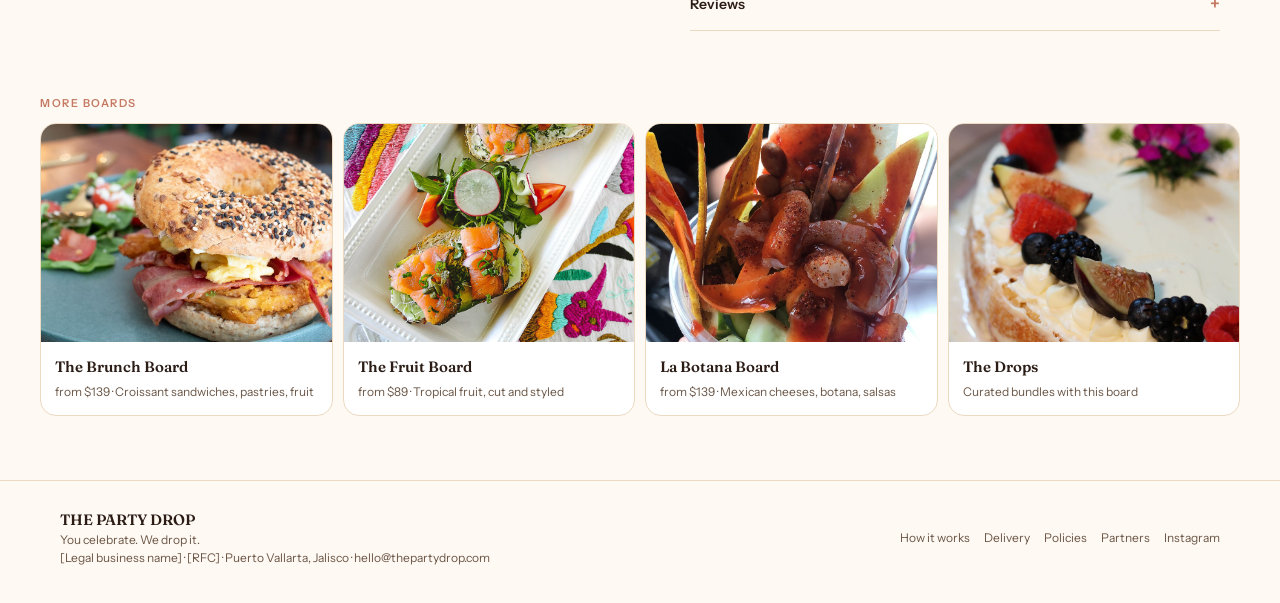
<file: product.html>
<!doctype html>
<html lang="en">
<head>
  <meta charset="utf-8">
  <meta name="viewport" content="width=device-width, initial-scale=1">
  <title>The Grazing Board — Charcuterie &amp; cheese board delivered in Puerto Vallarta | The Party Drop</title>
  <meta name="description" content="Cheese, charcuterie, fresh fruit, nuts, olives, crackers and dips, styled and delivered chilled to your villa, Airbnb or hotel in Puerto Vallarta. Serves 4–6 or 8–12.">
  <link rel="preconnect" href="https://fonts.googleapis.com">
  <link rel="stylesheet" href="https://fonts.googleapis.com/css2?family=Fraunces:opsz,wght@9..144,400;9..144,600&family=Instrument+Sans:wght@400;500;600&display=swap">
  <link rel="stylesheet" href="assets/css/style.css">
</head>
<body data-page="product">

  <header class="nav">
    <div class="container nav-inner">
      <a href="index.html" class="brand"><span class="brand-mark"></span>THE PARTY DROP</a>
      <nav class="nav-links">
        <a href="index.html#drops">The Drops</a>
        <a href="index.html#shop">Shop</a>
        <a href="build.html">Build Your Drop</a>
        <a href="index.html#how">How it works</a>
        <a href="index.html#delivery">Delivery</a>
      </nav>
      <div class="nav-actions">
        <a href="build.html" class="icon-btn cart" aria-label="Your Drop">
          <svg width="18" height="18" viewBox="0 0 24 24" fill="none" stroke="#2B1D16" stroke-width="2" stroke-linecap="round" stroke-linejoin="round"><path d="M6 6h15l-1.5 9h-12z"/><circle cx="9" cy="20" r="1"/><circle cx="18" cy="20" r="1"/><path d="M6 6L5 3H2"/></svg>
          <span class="cart-count">0</span>
        </a>
        <button class="icon-btn menu-toggle" aria-label="Menu"><span></span><span></span></button>
      </div>
    </div>
    <div class="mobile-menu">
      <a href="index.html#drops">The Drops</a>
      <a href="index.html#shop">Shop</a>
      <a href="build.html">Build Your Drop</a>
      <a href="index.html#how">How it works</a>
      <a href="index.html#delivery">Delivery</a>
    </div>
  </header>

  <main class="container product-layout">
    <div>
      <div class="gallery" id="gallery"></div>
    </div>

    <div>
      <div class="product-head">
        <div class="eyebrow" id="pTag">Food</div>
        <div class="product-title">
          <h1 id="pName">The Grazing Board</h1>
          <div class="price" id="boardPrice">$149</div>
        </div>
        <p class="muted" id="pLong"></p>
      </div>

      <div class="label-row"><strong>Size</strong><span class="muted" id="serves">Serves 4–6</span></div>
      <div class="seg-group" style="grid-template-columns:repeat(3,1fr)">
        <button type="button" class="seg" data-size="XS" id="sizeXS"></button>
        <button type="button" class="seg on" data-size="S" id="sizeS"></button>
        <button type="button" class="seg" data-size="L" id="sizeL"></button>
      </div>
      <button type="button" class="opt mt-1" data-toggle="veg" style="padding:10px 12px">
        <span class="opt-check"><svg width="12" height="12" viewBox="0 0 24 24" fill="none" stroke="#FFF9F3" stroke-width="3" stroke-linecap="round" stroke-linejoin="round"><path d="M5 12l5 5L20 7"/></svg></span>
        <span class="opt-text"><span style="color:#2B1D16;font-size:13px">Make it meat-free (same price)</span></span>
      </button>

      <div class="mt-3">
        <div class="eyebrow">Complete your Drop</div>
        <h2 style="font-size:22px;margin:6px 0 12px">Make it a celebration.</h2>
        <div class="stack">
          <button type="button" class="opt" data-toggle="bubbles">
            <span class="opt-check"><svg width="12" height="12" viewBox="0 0 24 24" fill="none" stroke="#FFF9F3" stroke-width="3" stroke-linecap="round" stroke-linejoin="round"><path d="M5 12l5 5L20 7"/></svg></span>
            <img class="opt-thumb" src="assets/img/bubbles-bottle.jpg" alt="" id="bubblesImg">
            <span class="opt-text"><strong id="bubblesTitle">Add Bubbles</strong><span id="bubblesDesc">Mimosa Kit for 6: fresh juices, garnish, premium cups</span></span>
            <span class="opt-price" id="bubblesPrice">+$79</span>
          </button>
          <button type="button" class="opt" data-toggle="sweet">
            <span class="opt-check"><svg width="12" height="12" viewBox="0 0 24 24" fill="none" stroke="#FFF9F3" stroke-width="3" stroke-linecap="round" stroke-linejoin="round"><path d="M5 12l5 5L20 7"/></svg></span>
            <img class="opt-thumb" src="assets/img/birthday-cake.jpg" alt="">
            <span class="opt-text"><strong>Add Chocolate Strawberries</strong><span>12 strawberries, dark &amp; white chocolate</span></span>
            <span class="opt-price">+$39</span>
          </button>
          <button type="button" class="opt" data-toggle="flowers">
            <span class="opt-check"><svg width="12" height="12" viewBox="0 0 24 24" fill="none" stroke="#FFF9F3" stroke-width="3" stroke-linecap="round" stroke-linejoin="round"><path d="M5 12l5 5L20 7"/></svg></span>
            <img class="opt-thumb" src="assets/img/flowers.jpg" alt="">
            <span class="opt-text"><strong>Add Flowers</strong><span>Fresh seasonal arrangement, petite</span></span>
            <span class="opt-price">+$65</span>
          </button>
          <button type="button" class="opt" data-toggle="balloons">
            <span class="opt-check"><svg width="12" height="12" viewBox="0 0 24 24" fill="none" stroke="#FFF9F3" stroke-width="3" stroke-linecap="round" stroke-linejoin="round"><path d="M5 12l5 5L20 7"/></svg></span>
            <img class="opt-thumb" src="assets/img/birthday-cake.jpg" alt="">
            <span class="opt-text"><strong>Add Birthday Balloons</strong><span>Balloon set, "Happy Birthday" sign, candles, card</span></span>
            <span class="opt-price">+$85</span>
          </button>
          <button type="button" class="opt" data-toggle="pinata">
            <span class="opt-check"><svg width="12" height="12" viewBox="0 0 24 24" fill="none" stroke="#FFF9F3" stroke-width="3" stroke-linecap="round" stroke-linejoin="round"><path d="M5 12l5 5L20 7"/></svg></span>
            <img class="opt-thumb" src="assets/img/botana.jpg" alt="">
            <span class="opt-text"><strong>Add a Piñata</strong><span>Handmade, filled with candy & confetti, ready to hang</span></span>
            <span class="opt-price">+$59</span>
          </button>
          <button type="button" class="opt" data-toggle="setup">
            <span class="opt-check"><svg width="12" height="12" viewBox="0 0 24 24" fill="none" stroke="#FFF9F3" stroke-width="3" stroke-linecap="round" stroke-linejoin="round"><path d="M5 12l5 5L20 7"/></svg></span>
            <span class="opt-thumb dark"><svg width="24" height="24" viewBox="0 0 24 24" fill="none" stroke="#D7B26A" stroke-width="1.8" stroke-linecap="round" stroke-linejoin="round"><path d="M3 11h18M5 11v8h14v-8M12 3v4M8 7h8"/></svg></span>
            <span class="opt-text"><strong>Upgrade to Set It Up</strong><span>We style the table before they walk in. Zones A &amp; B.</span></span>
            <span class="opt-price">+$120</span>
          </button>
        </div>
        <div class="total-row"><span class="muted" style="font-size:13px">Your Drop so far</span><span class="price js-total">$149</span></div>
      </div>

      <div class="sticky-cta">
        <div class="container">
          <button type="button" class="btn btn-primary" id="addToDrop">Add to Drop · <span class="js-total" style="margin-left:6px">$149</span></button>
          <small>48h lead time · Chilled delivery · Prices in USD</small>
        </div>
      </div>

      <div class="mt-3">
        <details open><summary>What's included</summary><div id="pIncludes" style="margin-top:8px;font-size:13px;color:#6B5747"></div></details>
        <details><summary>Perfect for</summary><p id="pPerfect"></p></details>
        <details><summary>Dietary &amp; allergens</summary><p id="pDietary"></p></details>
        <details><summary>How it arrives</summary><p>Chilled in our box with a care card. Keep refrigerated; take out 20 minutes before serving; best within 3 hours.</p></details>
        <details><summary>Delivery &amp; lead time</summary><p>Order 48h ahead. 2-hour windows, 9 a.m.–6 p.m. Delivery fee and minimum order by zone at checkout.</p></details>
        <details><summary>Reviews</summary><p>[Product reviews with guest name, city and occasion.]</p></details>
      </div>
    </div>
  </main>

  <section class="section container">
    <div class="eyebrow" style="margin-bottom:12px">More boards</div>
    <div class="pairs" id="pairs"></div>
  </section>

  <footer>
    <div class="container footer-inner">
      <div>
        <div class="serif" style="font-size:15px;font-weight:600;color:#2B1D16">THE PARTY DROP</div>
        <div>You celebrate. We drop it.</div>
        <div>[Legal business name] · [RFC] · Puerto Vallarta, Jalisco · hello@thepartydrop.com</div>
      </div>
      <div class="footer-links"><a href="index.html#how">How it works</a><a href="index.html#delivery">Delivery</a><a href="#">Policies</a><a href="#">Partners</a><a href="#">Instagram</a></div>
    </div>
  </footer>

  <script src="assets/js/app.js"></script>
</body>
</html>
</file>
<file: assets/css/style.css>
/* THE PARTY DROP — base styles
   Mobile-first. Palette: chocolate / warm white / champagne / terracotta / gold (details) / leaf (accent). */

:root {
  --choc: #2B1D16;
  --choc-2: #4A372B;
  --warm: #FFF9F3;
  --champ: #F7E7CE;
  --sand: #EBD9C1;
  --sand-2: #D9C5AC;
  --terra: #C47A63;
  --gold: #D7B26A;
  --leaf: #5B6E4F;
  --muted: #6B5747;
  --white: #FFFFFF;
  --radius: 16px;
  --radius-s: 12px;
  --serif: 'Fraunces', Georgia, serif;
  --sans: 'Instrument Sans', system-ui, -apple-system, sans-serif;
  --max: 1200px;
}

* { box-sizing: border-box; }
html { scroll-behavior: smooth; -webkit-text-size-adjust: 100%; }
body { margin: 0; font-family: var(--sans); background: var(--warm); color: var(--choc); line-height: 1.5; }
img { display: block; max-width: 100%; height: auto; }
a { color: inherit; text-decoration: none; }
button { font-family: inherit; cursor: pointer; }
h1, h2, h3 { font-family: var(--serif); font-weight: 600; line-height: 1.05; margin: 0; }
p { margin: 0; }

.container { width: 100%; max-width: var(--max); margin: 0 auto; padding: 0 20px; }
.serif { font-family: var(--serif); }
.muted { color: var(--muted); }
.eyebrow { font-size: 11px; letter-spacing: .14em; text-transform: uppercase; font-weight: 600; color: var(--terra); }
.h2 { font-size: 28px; }
.section { padding: 40px 0; }
.section-head { display: flex; flex-direction: column; gap: 8px; margin-bottom: 18px; }
.section-head p { font-size: 15px; }

/* Buttons */
.btn { display: inline-flex; align-items: center; justify-content: center; height: 52px; padding: 0 24px; border-radius: 999px; font-weight: 600; font-size: 15px; border: 0; width: 100%; transition: transform .12s ease, background .2s ease, color .2s ease; }
.btn:active { transform: scale(.98); }
.btn-primary { background: var(--choc); color: var(--warm); }
.btn-primary:hover { background: #3a2a20; }
.btn-secondary { background: transparent; color: var(--choc); border: 1.5px solid var(--choc); }
.btn-secondary:hover { background: var(--champ); }
.btn-ghost { background: transparent; color: var(--muted); height: 44px; font-weight: 500; }
.btn-light { background: var(--warm); color: var(--choc); }
.btn-light:hover { background: var(--champ); }
.btn-link { background: none; border: 0; color: var(--muted); text-decoration: underline; font-size: 13px; }
.btn[disabled] { opacity: .45; cursor: not-allowed; }

/* Nav */
.nav { position: sticky; top: 0; z-index: 50; background: rgba(255,249,243,.92); backdrop-filter: blur(8px); border-bottom: 1px solid var(--sand); }
.nav-inner { display: flex; align-items: center; justify-content: space-between; height: 60px; gap: 12px; }
.brand { display: flex; align-items: center; gap: 10px; font-family: var(--serif); font-weight: 600; font-size: 17px; letter-spacing: .02em; }
.brand-mark { width: 26px; height: 26px; border: 2px solid var(--choc); border-radius: 4px 4px 7px 7px; position: relative; }
.brand-mark::before { content: ""; position: absolute; top: -10px; left: 8px; width: 8px; height: 8px; border-radius: 50%; background: var(--terra); }
.brand-mark::after { content: ""; position: absolute; top: -6px; left: 18px; width: 4px; height: 4px; border-radius: 50%; background: var(--gold); }
.nav-links { display: none; gap: 26px; font-size: 14px; font-weight: 500; }
.nav-links a:hover { color: var(--terra); }
.nav-actions { display: flex; align-items: center; gap: 6px; }
.icon-btn { width: 44px; height: 44px; display: flex; align-items: center; justify-content: center; border-radius: 50%; border: 0; background: transparent; position: relative; }
.icon-btn.cart { background: var(--champ); }
.cart-count { position: absolute; top: 4px; right: 2px; min-width: 18px; height: 18px; padding: 0 5px; border-radius: 9px; background: var(--terra); color: var(--warm); font-size: 11px; font-weight: 600; display: none; align-items: center; justify-content: center; }
.cart-count.show { display: flex; }
.menu-toggle span { display: block; width: 20px; height: 2px; background: var(--choc); margin: 5px auto; }
.mobile-menu { display: none; flex-direction: column; gap: 4px; padding: 10px 20px 18px; border-bottom: 1px solid var(--sand); background: var(--warm); }
.mobile-menu.open { display: flex; }
.mobile-menu a { padding: 12px 0; font-size: 16px; font-weight: 500; border-bottom: 1px solid var(--sand); }

/* Hero */
.hero { position: relative; min-height: 600px; display: flex; align-items: flex-end; overflow: hidden; background: var(--sand); }
.hero img { position: absolute; inset: 0; width: 100%; height: 100%; object-fit: cover; }
.hero::after { content: ""; position: absolute; inset: 0; background: linear-gradient(180deg, rgba(43,29,22,0) 20%, rgba(43,29,22,.35) 60%, rgba(43,29,22,.85) 100%); }
.hero-content { position: relative; z-index: 1; color: var(--warm); display: flex; flex-direction: column; gap: 14px; padding: 40px 0 32px; }
.hero-content .eyebrow { color: var(--gold); }
.hero h1 { font-size: clamp(36px, 9vw, 60px); max-width: 12ch; }
.hero p { font-size: 16px; max-width: 46ch; color: #F1E4D2; }
.hero-ctas { display: flex; flex-direction: column; gap: 10px; margin-top: 6px; max-width: 420px; }
.hero-ctas .btn-secondary { color: var(--warm); border-color: var(--warm); }
.hero-ctas .btn-secondary:hover { background: rgba(255,249,243,.14); }
.hero-note { font-size: 12px; color: #D9C7AE; }

/* Certainty bar */
.certainty { background: var(--choc); color: var(--champ); }
.certainty-inner { display: grid; grid-template-columns: repeat(3, 1fr); gap: 10px; padding: 16px 0; }
.certainty-item { display: flex; flex-direction: column; align-items: center; gap: 6px; text-align: center; font-size: 11px; line-height: 1.3; }
.certainty-item svg { stroke: var(--gold); }

/* Cards */
.card { background: var(--white); border: 1px solid var(--sand); border-radius: var(--radius); overflow: hidden; display: flex; flex-direction: column; transition: transform .2s ease, box-shadow .2s ease; }
a.card:hover { transform: translateY(-2px); box-shadow: 0 10px 30px rgba(43,29,22,.08); }
.card-img { aspect-ratio: 4 / 3; overflow: hidden; background: var(--sand); }
.card-img img { width: 100%; height: 100%; object-fit: cover; transition: transform .4s ease; }
a.card:hover .card-img img { transform: scale(1.03); }
.card-body { padding: 14px; display: flex; flex-direction: column; gap: 4px; }
.card-title { font-family: var(--serif); font-size: 18px; font-weight: 600; }
.card-sub { font-size: 12px; color: var(--muted); }
.card-row { display: flex; justify-content: space-between; align-items: baseline; margin-top: 6px; font-size: 13px; }
.card-row strong { font-size: 15px; }

/* Drops scroller */
.scroller { display: flex; gap: 12px; overflow-x: auto; padding-bottom: 8px; margin: 0 -20px; padding-left: 20px; padding-right: 20px; scroll-snap-type: x mandatory; scrollbar-width: none; }
.scroller::-webkit-scrollbar { display: none; }
.scroller > * { flex: 0 0 260px; scroll-snap-align: start; }

/* How it works */
.steps { display: grid; grid-template-columns: repeat(3, 1fr); gap: 12px; }
.step { display: flex; flex-direction: column; gap: 8px; }
.step-num { font-family: var(--serif); font-size: 32px; color: var(--terra); line-height: 1; }
.step strong { font-size: 14px; }
.step p { font-size: 12px; }

/* Category grid */
.cat-grid { display: grid; grid-template-columns: repeat(2, 1fr); gap: 12px; }
.cat-grid .span-2 { grid-column: span 2; }
.cat-grid .card-img.tall { aspect-ratio: 16 / 10; }

/* Celebration */
.celebrate { background: var(--champ); }
.before-after { display: grid; grid-template-columns: repeat(2, 1fr); gap: 10px; margin: 16px 0; }
.before-after figure { margin: 0; display: flex; flex-direction: column; gap: 6px; }
.before-after .card-img { aspect-ratio: 3 / 4; border-radius: var(--radius-s); }
.before-after figcaption { font-size: 12px; }

/* Occasions chips */
.chips { display: flex; flex-wrap: wrap; gap: 8px; }
.chip { height: 44px; display: inline-flex; align-items: center; padding: 0 16px; border-radius: 999px; border: 1.5px solid var(--choc); font-size: 14px; font-weight: 500; transition: background .2s, color .2s; }
.chip:hover { background: var(--choc); color: var(--warm); }

/* Reviews */
.review { padding: 16px; display: flex; flex-direction: column; gap: 8px; }
.stars { display: flex; gap: 2px; }
.stars svg { fill: var(--gold); }
.ugc { display: grid; grid-template-columns: repeat(3, 1fr); gap: 6px; margin-top: 12px; }
.ugc .card-img { aspect-ratio: 1; border-radius: 8px; }

/* Delivery */
.delivery { background: var(--choc); color: var(--warm); }
.delivery .eyebrow { color: var(--gold); }
.delivery h2 { color: var(--warm); }
.zones { display: flex; flex-direction: column; gap: 10px; font-size: 14px; margin-top: 14px; }
.zone { display: flex; justify-content: space-between; gap: 12px; border-bottom: 1px solid var(--choc-2); padding-bottom: 8px; }
.zone span:last-child { color: var(--gold); white-space: nowrap; }
.delivery small { display: block; margin-top: 12px; font-size: 12px; color: #C9B49A; }

/* FAQ */
details { border-top: 1px solid var(--sand); padding: 12px 0; }
details:last-of-type { border-bottom: 1px solid var(--sand); }
summary { font-weight: 600; font-size: 14px; cursor: pointer; list-style: none; display: flex; justify-content: space-between; align-items: center; }
summary::-webkit-details-marker { display: none; }
summary::after { content: "+"; font-size: 18px; color: var(--terra); }
details[open] summary::after { content: "–"; }
details p { margin-top: 8px; font-size: 13px; color: var(--muted); line-height: 1.6; }

/* Final CTA */
.final-cta { text-align: center; display: flex; flex-direction: column; align-items: center; gap: 14px; }
.final-cta .btn { max-width: 420px; }

/* Footer */
footer { border-top: 1px solid var(--sand); padding: 28px 0 36px; font-size: 12px; color: var(--muted); }
.footer-inner { display: flex; flex-direction: column; gap: 10px; }
.footer-links { display: flex; gap: 14px; flex-wrap: wrap; }
.footer-links a:hover { color: var(--terra); }

/* Product page */
.gallery { display: flex; gap: 8px; overflow-x: auto; scroll-snap-type: x mandatory; scrollbar-width: none; margin: 0 -20px; padding: 0 20px; }
.gallery::-webkit-scrollbar { display: none; }
.gallery img { flex: 0 0 85%; aspect-ratio: 1; object-fit: cover; border-radius: var(--radius); scroll-snap-align: start; }
.product-head { display: flex; flex-direction: column; gap: 6px; padding-top: 18px; }
.product-title { display: flex; justify-content: space-between; align-items: baseline; gap: 12px; }
.product-title h1 { font-size: 32px; }
.price { font-family: var(--serif); font-size: 24px; font-weight: 600; white-space: nowrap; }
.product-head p { font-size: 14px; }
.label-row { display: flex; justify-content: space-between; font-size: 13px; margin-top: 18px; }
.label-row strong { font-weight: 600; }
.seg-group { display: grid; grid-template-columns: repeat(2, 1fr); gap: 8px; margin-top: 10px; }
.seg { height: 52px; border-radius: var(--radius-s); border: 1.5px solid var(--sand-2); background: var(--white); font-size: 13px; color: var(--choc); display: flex; flex-direction: column; align-items: center; justify-content: center; gap: 2px; padding: 0 8px; }
.seg small { font-size: 11px; }
.seg.on { border-color: var(--choc); background: var(--choc); color: var(--warm); }
.opt { display: flex; align-items: center; gap: 12px; padding: 12px; border: 1.5px solid var(--sand); border-radius: 14px; background: var(--white); text-align: left; color: var(--choc); width: 100%; transition: background .15s, border-color .15s; }
.opt.on { border-color: var(--choc); background: var(--champ); }
.opt-check { width: 24px; height: 24px; border-radius: 50%; border: 1.5px solid var(--choc); display: flex; align-items: center; justify-content: center; flex-shrink: 0; }
.opt.on .opt-check { background: var(--choc); }
.opt-check svg { display: none; }
.opt.on .opt-check svg { display: block; }
.opt-thumb { width: 56px; height: 56px; border-radius: 10px; object-fit: cover; flex-shrink: 0; background: var(--sand); }
.opt-thumb.dark { background: var(--choc); display: flex; align-items: center; justify-content: center; }
.opt-text { display: flex; flex-direction: column; gap: 2px; flex-grow: 1; }
.opt-text strong { font-size: 14px; }
.opt-text span { font-size: 12px; color: var(--muted); }
.opt-price { font-weight: 600; font-size: 14px; white-space: nowrap; }
.stack { display: flex; flex-direction: column; gap: 10px; }
.total-row { display: flex; justify-content: space-between; align-items: center; padding: 12px 4px 0; }
.total-row .price { font-size: 22px; }
.sticky-cta { position: sticky; bottom: 0; z-index: 40; background: rgba(255,249,243,.94); backdrop-filter: blur(8px); border-top: 1px solid var(--sand); padding: 12px 0 calc(12px + env(safe-area-inset-bottom)); }
.sticky-cta .container { display: flex; flex-direction: column; gap: 8px; }
.sticky-cta small { text-align: center; font-size: 12px; color: var(--muted); }
.pairs { display: grid; grid-template-columns: repeat(2, 1fr); gap: 10px; }

/* Build wizard */
.progress { display: flex; gap: 6px; margin-top: 16px; }
.progress span { flex: 1; height: 4px; border-radius: 2px; background: var(--sand); }
.progress span.on { background: var(--choc); }
.progress-labels { display: flex; justify-content: space-between; font-size: 12px; color: var(--muted); margin-top: 8px; }
.wizard-step { display: none; flex-direction: column; gap: 12px; padding: 16px 0 40px; }
.wizard-step.active { display: flex; }
.wizard-step h1 { font-size: 30px; }
.wizard-step > p { font-size: 14px; }
.wizard-img { aspect-ratio: 16 / 9; border-radius: 14px; overflow: hidden; }
.wizard-img img { width: 100%; height: 100%; object-fit: cover; }
.summary-box { border: 1px solid var(--sand); border-radius: 14px; background: var(--white); padding: 4px 14px; }
.summary-line { display: flex; justify-content: space-between; padding: 10px 0; border-bottom: 1px solid #F3E8D8; font-size: 14px; }
.summary-line:last-child { border-bottom: 0; }
.summary-total { display: flex; justify-content: space-between; padding: 12px 0 10px; font-size: 15px; font-weight: 600; }
.summary-total .price { font-size: 20px; }
.wizard-footer { display: flex; flex-direction: column; gap: 10px; }
.wizard-footer .row { display: flex; gap: 8px; }
.wizard-footer .row .btn { flex: 1; }

/* Checkout */
.form-section { display: flex; flex-direction: column; gap: 12px; padding: 24px 0 0; }
.form-section h2 { font-size: 22px; }
label.lbl, .lbl { font-size: 12px; font-weight: 600; margin-bottom: 6px; display: block; }
.inp { height: 48px; width: 100%; border: 1.5px solid var(--sand-2); border-radius: var(--radius-s); padding: 0 14px; font-family: inherit; font-size: 14px; background: var(--white); color: var(--choc); }
.inp:focus { outline: 2px solid var(--terra); outline-offset: 1px; }
textarea.inp { height: 80px; padding: 12px 14px; resize: vertical; }
select.inp { appearance: none; -webkit-appearance: none; background-image: url("data:image/svg+xml;utf8,<svg xmlns='http://www.w3.org/2000/svg' width='12' height='12' viewBox='0 0 24 24' fill='none' stroke='%232B1D16' stroke-width='2'><path d='M6 9l6 6 6-6'/></svg>"); background-repeat: no-repeat; background-position: right 14px center; padding-right: 36px; }
.grid-2 { display: grid; grid-template-columns: repeat(2, 1fr); gap: 8px; }
.grid-3 { display: grid; grid-template-columns: repeat(3, 1fr); gap: 8px; }
.seg-sm { height: 44px; font-size: 12px; padding: 0 6px; }
.zone-info { display: flex; justify-content: space-between; margin-top: 8px; padding: 10px 12px; background: var(--champ); border-radius: 10px; font-size: 12px; }
.toggle { display: flex; align-items: center; justify-content: space-between; gap: 12px; padding: 12px 14px; border: 1.5px solid var(--sand); border-radius: var(--radius-s); background: var(--white); text-align: left; color: var(--choc); width: 100%; }
.toggle-text strong { display: block; font-size: 14px; }
.toggle-text span { font-size: 12px; color: var(--muted); }
.switch { width: 42px; height: 24px; border-radius: 12px; background: var(--sand-2); position: relative; flex-shrink: 0; transition: background .2s; }
.switch::after { content: ""; position: absolute; top: 3px; left: 3px; width: 18px; height: 18px; border-radius: 50%; background: var(--white); transition: left .2s; }
.toggle.on .switch { background: var(--choc); }
.toggle.on .switch::after { left: 21px; }
.checkbox { display: flex; gap: 10px; align-items: flex-start; font-size: 12px; color: var(--muted); line-height: 1.5; }
.checkbox input { margin-top: 2px; width: 18px; height: 18px; flex-shrink: 0; }
.pay-btn { height: 52px; border-radius: 999px; font-weight: 600; font-size: 15px; border: 0; width: 100%; }
.pay-apple { background: #000; color: #fff; }
.pay-google { background: #fff; color: var(--choc); border: 1.5px solid var(--choc); }
.divider { text-align: center; font-size: 12px; color: var(--muted); }
.error { color: #A23B2A; font-size: 12px; display: none; }
.error.show { display: block; }

/* Confirmation */
.confirm { background: var(--choc); color: var(--warm); min-height: calc(100vh - 60px); display: flex; flex-direction: column; justify-content: space-between; padding: 48px 0 32px; }
.confirm h1 { font-size: clamp(36px, 8vw, 56px); }
.confirm p { color: #E8D9C4; font-size: 15px; }
.confirm .eyebrow { color: var(--gold); }
.next-steps { display: flex; flex-direction: column; gap: 12px; padding: 18px; border: 1px solid var(--choc-2); border-radius: 14px; margin-top: 8px; }
.next-steps div { display: flex; gap: 12px; font-size: 13px; color: #E8D9C4; }
.next-steps div span:first-child { font-family: var(--serif); color: var(--gold); font-size: 18px; line-height: 1; }
.confirm-mark { width: 64px; height: 64px; border: 2px solid var(--gold); border-radius: 6px 6px 10px 10px; position: relative; margin-bottom: 18px; }
.confirm-mark::before { content: ""; position: absolute; top: -22px; left: 20px; width: 20px; height: 20px; border-radius: 50%; background: var(--terra); }
.confirm-mark::after { content: ""; position: absolute; top: -10px; left: 46px; width: 6px; height: 6px; border-radius: 50%; background: var(--gold); }

/* Page header (inner pages) */
.page-head { display: flex; align-items: center; justify-content: space-between; height: 56px; }
.page-head .title { font-family: var(--serif); font-weight: 600; font-size: 16px; }

/* Utilities */
.mt-1 { margin-top: 8px; } .mt-2 { margin-top: 16px; } .mt-3 { margin-top: 24px; }
.center { text-align: center; }
.hide { display: none !important; }

/* Desktop */
@media (min-width: 768px) {
  .scroller { grid-template-columns: repeat(3, 1fr); }
  .nav-links { display: flex; }
  .menu-toggle { display: none; }
  .section { padding: 64px 0; }
  .h2 { font-size: 36px; }
  .hero { min-height: 82vh; }
  .hero-content { padding: 80px 0 64px; }
  .hero-ctas { flex-direction: row; max-width: none; }
  .hero-ctas .btn { width: auto; min-width: 200px; }
  .certainty-inner { padding: 20px 0; }
  .certainty-item { flex-direction: row; font-size: 13px; gap: 10px; }
  .scroller { display: grid; grid-template-columns: repeat(3, 1fr); gap: 16px; overflow: visible; margin: 0; padding: 0; }
  .scroller > * { flex: initial; }
  .steps { gap: 32px; }
  .step-num { font-size: 44px; }
  .step strong { font-size: 18px; } .step p { font-size: 14px; }
  .cat-grid { grid-template-columns: repeat(4, 1fr); }
  .cat-grid .span-2 { grid-column: span 2; grid-row: span 2; }
  .cat-grid .card-img { aspect-ratio: auto; flex: 1; min-height: 220px; }
  .hero h1 { max-width: 16ch; }
  .celebrate-inner { display: grid; grid-template-columns: 1.1fr 1fr; gap: 48px; align-items: center; }
  .before-after { margin: 0; }
  .reviews-grid { display: grid; grid-template-columns: 1fr 1fr; gap: 24px; align-items: start; }
  .ugc { grid-template-columns: repeat(3, 1fr); margin-top: 0; }
  .delivery-inner { display: grid; grid-template-columns: 1fr 1fr; gap: 48px; }
  .faq-inner { max-width: 760px; }
  .footer-inner { flex-direction: row; justify-content: space-between; align-items: center; }
  /* product */
  .product-layout { display: grid; grid-template-columns: 1.1fr 1fr; gap: 48px; align-items: start; padding-top: 24px; }
  .gallery { display: grid; grid-template-columns: 1fr 1fr; margin: 0; padding: 0; overflow: visible; }
  .gallery img { flex: initial; aspect-ratio: 1; }
  .gallery img:first-child { grid-column: span 2; aspect-ratio: 4 / 3; }
  .product-head { padding-top: 0; }
  .sticky-cta { position: static; background: transparent; border: 0; padding: 18px 0 0; backdrop-filter: none; }
  .sticky-cta .container { padding: 0; }
  .pairs { grid-template-columns: repeat(4, 1fr); }
  /* wizard */
  .wizard { max-width: 640px; margin: 0 auto; }
  .wizard-footer .row .btn { flex: initial; min-width: 160px; }
  /* checkout */
  .checkout-layout { display: grid; grid-template-columns: 1.2fr .8fr; gap: 48px; align-items: start; }
  .checkout-summary { position: sticky; top: 80px; }
  .confirm-inner { max-width: 640px; }
}

/* Details panels, includes lists, drop page */
.opt-wrap { display: flex; flex-direction: column; }
.opt-right { display: flex; flex-direction: column; align-items: flex-end; gap: 4px; flex-shrink: 0; }
.details-btn { font-size: 11px; font-weight: 600; color: var(--terra); text-decoration: underline; cursor: pointer; padding: 4px 0; }
.details-panel { display: none; padding: 10px 14px 12px 50px; font-size: 13px; color: var(--muted); }
.details-panel.open { display: block; }
.details-link { display: inline-block; margin-top: 6px; font-size: 12px; font-weight: 600; color: var(--choc); text-decoration: underline; }
.includes { margin: 0; padding-left: 18px; line-height: 1.6; }
.includes li { margin: 0; }
.drop-line { padding: 12px 0; border-bottom: 1px solid #F3E8D8; font-size: 14px; }
.drop-line:last-child { border-bottom: 0; }
.drop-line-head { display: flex; justify-content: space-between; margin-bottom: 4px; }
.drop-line .includes { font-size: 13px; color: var(--muted); }
.drop-hero { position: relative; min-height: 380px; display: flex; align-items: flex-end; overflow: hidden; background: var(--sand); }
.drop-hero img { position: absolute; inset: 0; width: 100%; height: 100%; object-fit: cover; }
.drop-hero::after { content: ""; position: absolute; inset: 0; background: linear-gradient(180deg, rgba(43,29,22,0) 30%, rgba(43,29,22,.85) 100%); }
.drop-hero .hero-content { padding: 32px 0 28px; }
.drop-hero h1 { font-size: clamp(32px, 8vw, 52px); }
.drop-meta { display: flex; justify-content: space-between; align-items: baseline; padding: 18px 0 0; }
.drop-meta .price { font-size: 28px; }
.summary-includes { margin-top: 12px; }
.summary-includes summary { font-size: 13px; color: var(--muted); font-weight: 500; }
@media (min-width: 768px) {
  .drop-layout { display: grid; grid-template-columns: 1.1fr .9fr; gap: 48px; align-items: start; padding-top: 32px; }
  .drop-hero { min-height: 520px; }
  .other-drops { display: grid; grid-template-columns: repeat(4, 1fr); gap: 12px; }
}

.boat { background: var(--champ); }
</file>
